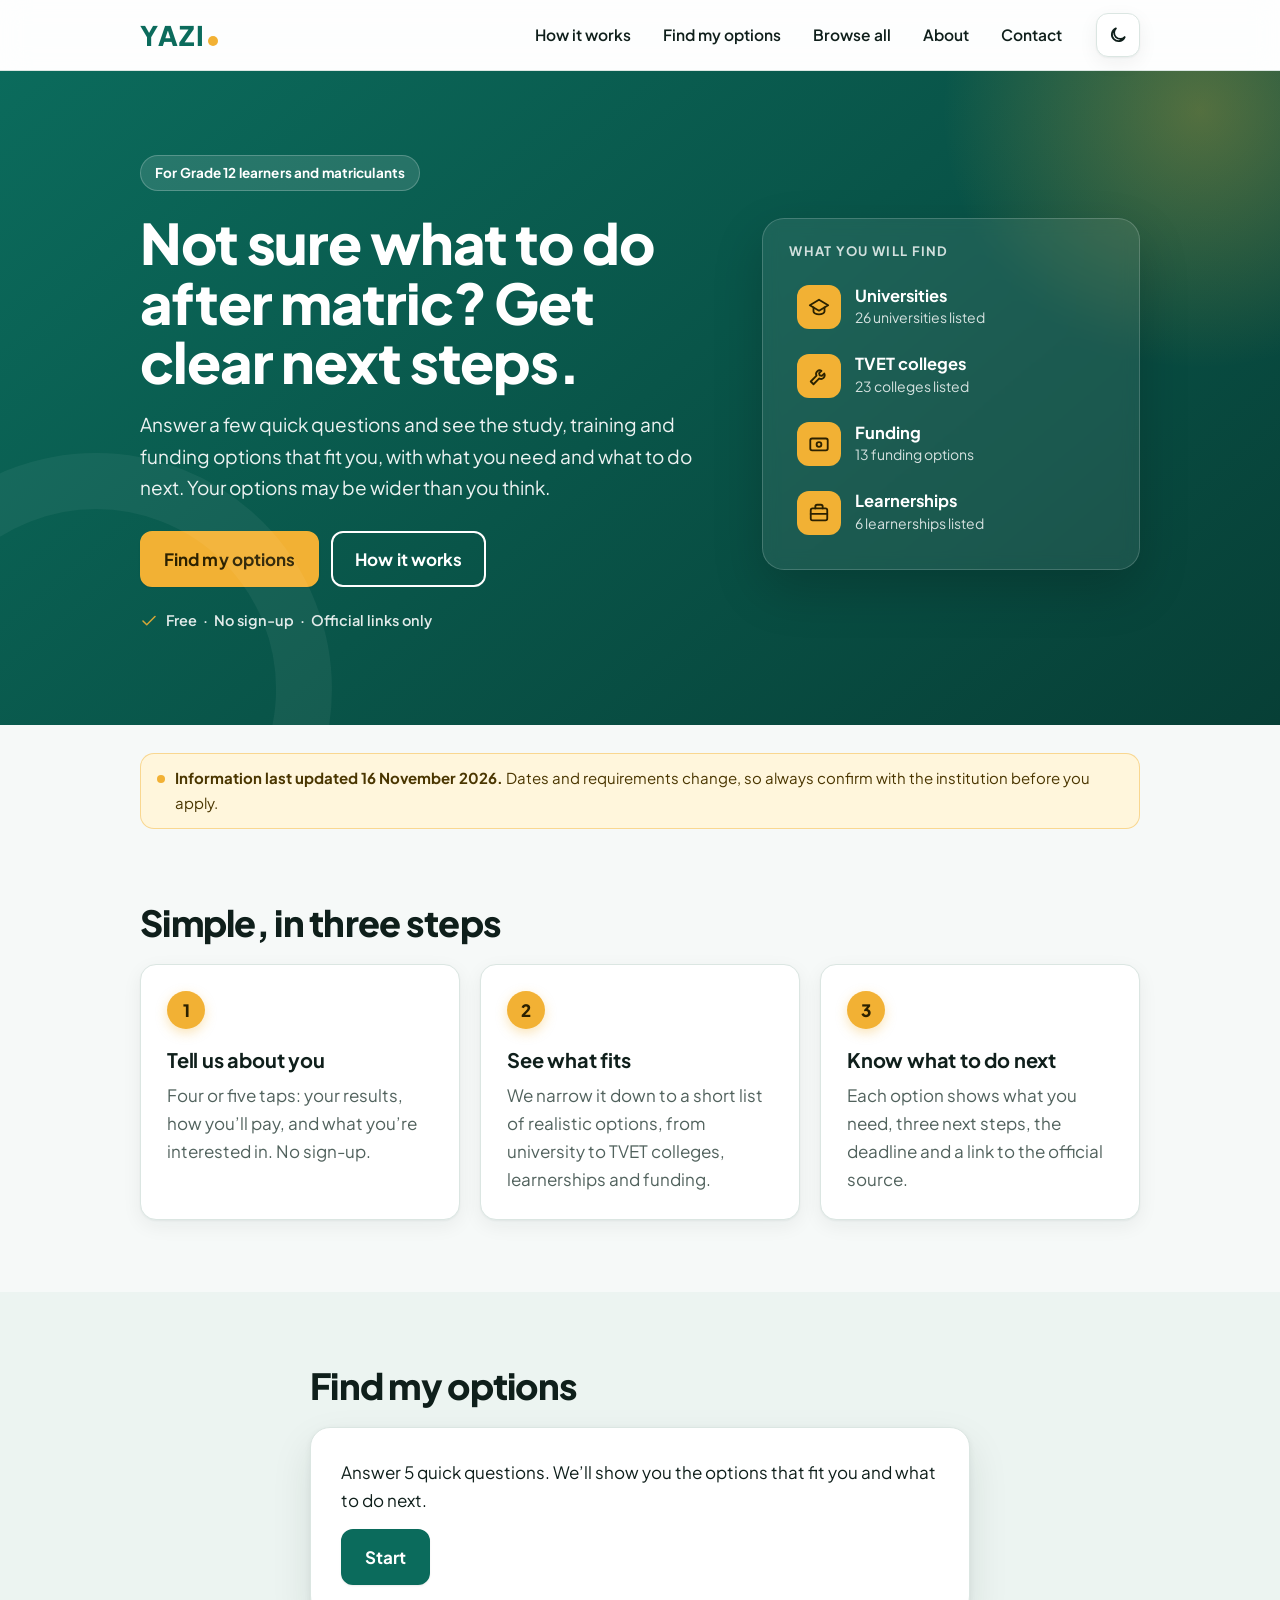
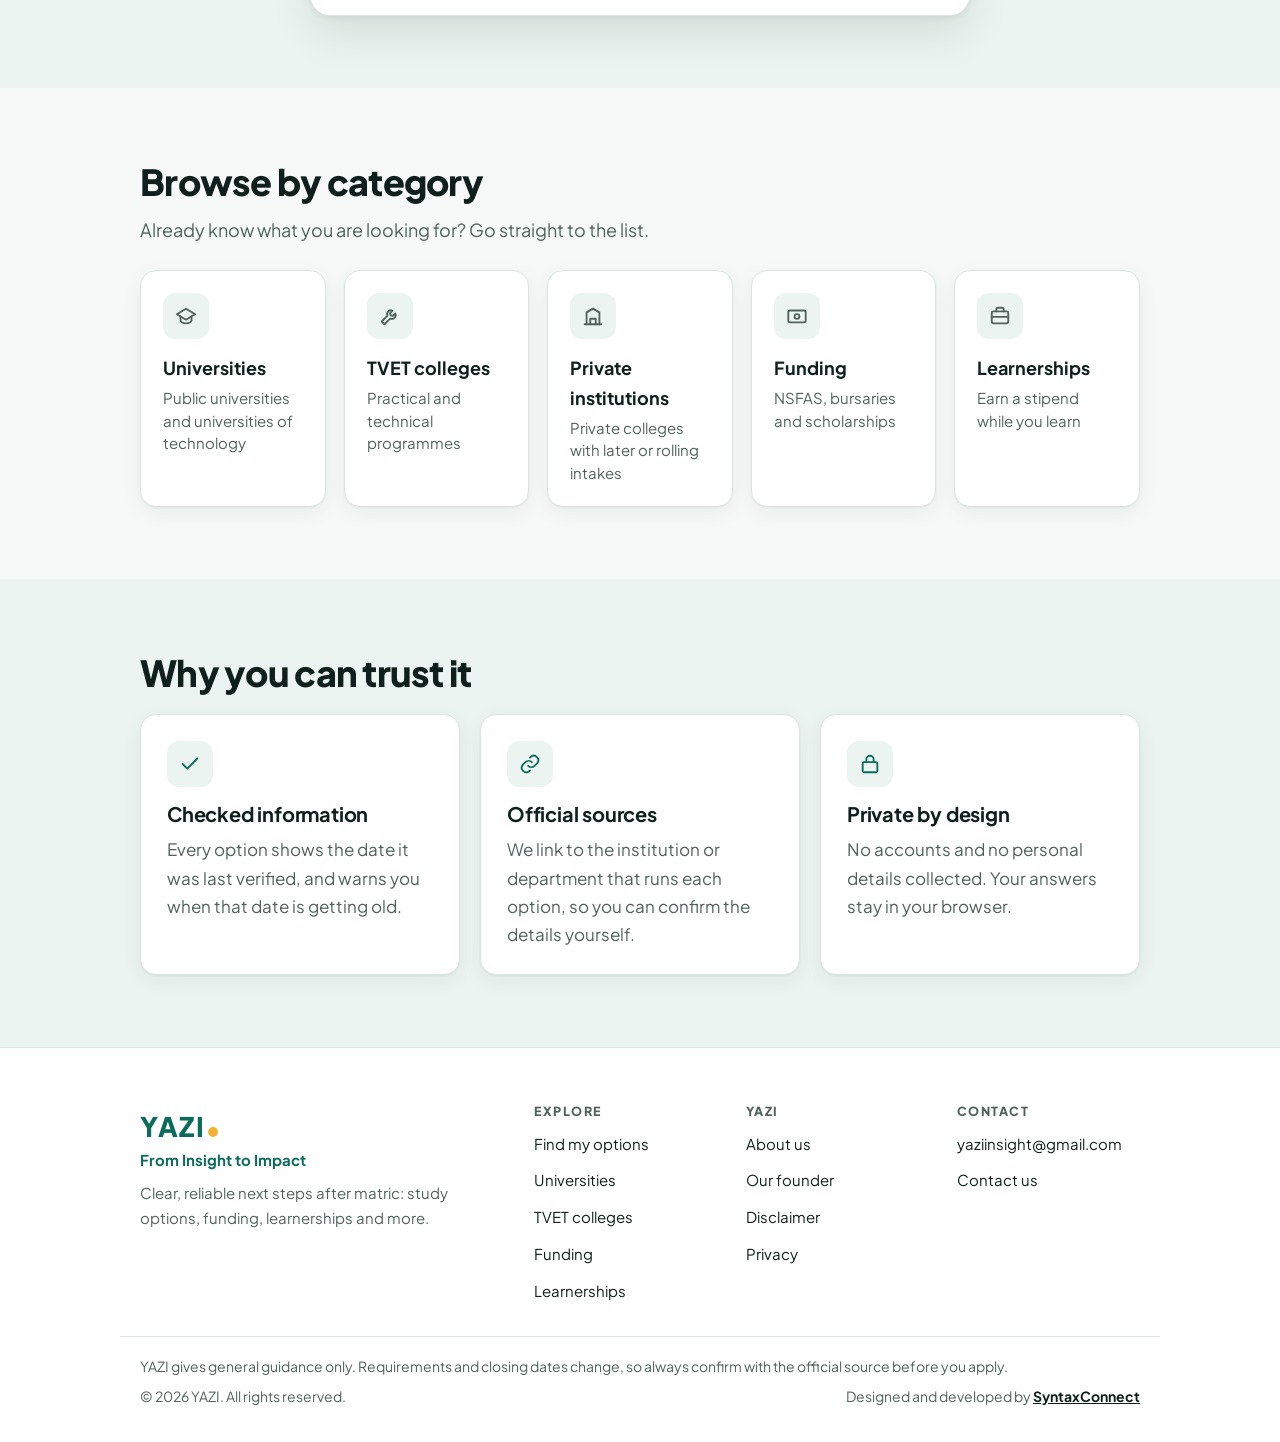
<file: index.html>
<!DOCTYPE html>
<html lang="en">
<head>
<meta charset="utf-8">
<meta name="google-site-verification" content="N-9ekCC-Q_q-Fri4BIc624IUn-TH9L6NlQn82MzjtiU">
<meta name="viewport" content="width=device-width, initial-scale=1">
<title>YAZI | Clear next steps after matric</title>
<meta name="description" content="Answer a few quick questions and see the study, training and funding options that fit you after matric, with clear next steps.">
<link rel="canonical" href="https://yaziinfohub.co.za/">
<meta property="og:url" content="https://yaziinfohub.co.za/">
<meta property="og:type" content="website">
<meta property="og:site_name" content="YAZI">
<meta property="og:title" content="YAZI | Clear next steps after matric">
<meta property="og:description" content="Answer a few quick questions and see the study, training and funding options that fit you after matric, with clear next steps.">
<meta name="theme-color" content="#0b6b5c">
<link rel="icon" href="data:image/svg+xml,%3Csvg xmlns='http://www.w3.org/2000/svg' viewBox='0 0 100 100'%3E%3Crect width='100' height='100' rx='22' fill='%230b6b5c'/%3E%3Ccircle cx='72' cy='28' r='9' fill='%23f2b134'/%3E%3Ctext x='24' y='72' font-size='56' font-family='sans-serif' font-weight='800' fill='white'%3EY%3C/text%3E%3C/svg%3E">
<link rel="preconnect" href="https://fonts.googleapis.com">
<link rel="preconnect" href="https://fonts.gstatic.com" crossorigin>
<link href="https://fonts.googleapis.com/css2?family=Plus+Jakarta+Sans:wght@400;500;600;700;800&amp;display=swap" rel="stylesheet">
<link rel="stylesheet" href="css/style.css?v=20261116">
<script>document.documentElement.className+=" js";try{var t=localStorage.getItem("yazi-theme");if(t==="light"||t==="dark")document.documentElement.setAttribute("data-theme",t)}catch(e){}</script>
</head>
<body>
<a class="skip" href="#finder">Skip to the options finder</a>
<header class="site-header">
  <div class="wrap bar">
    <a class="logo" href="index.html" aria-label="YAZI home">YAZI<i></i></a>
    <button class="menu-btn" type="button" aria-expanded="false" aria-controls="main-nav">Menu</button>
    <nav id="main-nav" aria-label="Main">
      <a href="index.html#how">How it works</a>
      <a href="index.html#finder">Find my options</a>
      <a href="explore.html">Browse all</a>
      <a href="about.html">About</a>
      <a href="about.html#contact">Contact</a>
    </nav>
    <button class="theme-btn" type="button" aria-label="Switch to dark mode" title="Switch to dark mode">
      <svg class="i-moon" aria-hidden="true" width="20" height="20" viewBox="0 0 24 24" fill="none" stroke="currentColor" stroke-width="2.2" stroke-linecap="round" stroke-linejoin="round"><path d="M20 14.5A8 8 0 1 1 9.5 4a6.5 6.5 0 0 0 10.5 10.5Z"/></svg>
      <svg class="i-sun" aria-hidden="true" width="20" height="20" viewBox="0 0 24 24" fill="none" stroke="currentColor" stroke-width="2.2" stroke-linecap="round" stroke-linejoin="round"><circle cx="12" cy="12" r="4.2"/><path d="M12 2.5v2.2M12 19.3v2.2M2.5 12h2.2M19.3 12h2.2M5.3 5.3l1.6 1.6M17.1 17.1l1.6 1.6M5.3 18.7l1.6-1.6M17.1 6.9l1.6-1.6"/></svg>
    </button>
  </div>
</header>

<main>
  <section class="hero">
    <div class="wrap hero-grid">
      <div class="hero-text">
      <p class="eyebrow">For Grade 12 learners and matriculants</p>
      <h1>Not sure what to do after matric? Get clear next steps.</h1>
      <p class="lead">Answer a few quick questions and see the study, training and funding options that fit you, with what you need and what to do next. Your options may be wider than you think.</p>
      <div class="actions">
        <a class="btn" href="#finder">Find my options</a>
        <a class="btn alt" href="#how">How it works</a>
      </div>
      <p class="hero-trust"><svg aria-hidden="true" width="18" height="18" viewBox="0 0 24 24" fill="none" stroke="currentColor" stroke-width="2" stroke-linecap="round" stroke-linejoin="round"><path d="M20 6 9 17l-5-5"/></svg> Free &nbsp;·&nbsp; No sign-up &nbsp;·&nbsp; Official links only</p>
      </div>
      <aside class="hero-card" aria-label="What you will find on YAZI">
        <p class="hero-card-title">What you will find</p>
        <a class="hc-row" href="explore.html#universities"><span class="hc-icon"><svg aria-hidden="true" width="22" height="22" viewBox="0 0 24 24" fill="none" stroke="currentColor" stroke-width="2" stroke-linecap="round" stroke-linejoin="round"><path d="M2 10 12 4l10 6-10 6L2 10Z"/><path d="M6 12.5V17c0 1.5 2.7 3 6 3s6-1.5 6-3v-4.5"/></svg></span><span><strong>Universities</strong><small data-count="public" data-one="university listed" data-many="universities listed">Degrees and universities of technology</small></span></a>
        <a class="hc-row" href="explore.html#tvet"><span class="hc-icon"><svg aria-hidden="true" width="22" height="22" viewBox="0 0 24 24" fill="none" stroke="currentColor" stroke-width="2" stroke-linecap="round" stroke-linejoin="round"><path d="M14.7 6.3a4 4 0 0 0-5.4 5.4L3 18l3 3 6.3-6.3a4 4 0 0 0 5.4-5.4l-2.6 2.6-2.4-.6-.6-2.4 2.6-2.6Z"/></svg></span><span><strong>TVET colleges</strong><small data-count="tvet" data-one="college listed" data-many="colleges listed">Practical and technical skills</small></span></a>
        <a class="hc-row" href="explore.html#funding"><span class="hc-icon"><svg aria-hidden="true" width="22" height="22" viewBox="0 0 24 24" fill="none" stroke="currentColor" stroke-width="2" stroke-linecap="round" stroke-linejoin="round"><rect x="2.5" y="6" width="19" height="13" rx="2"/><circle cx="12" cy="12.5" r="2.6"/></svg></span><span><strong>Funding</strong><small data-count="funding" data-one="funding option" data-many="funding options">NSFAS, bursaries and scholarships</small></span></a>
        <a class="hc-row" href="explore.html#learnerships"><span class="hc-icon"><svg aria-hidden="true" width="22" height="22" viewBox="0 0 24 24" fill="none" stroke="currentColor" stroke-width="2" stroke-linecap="round" stroke-linejoin="round"><rect x="3" y="7" width="18" height="13" rx="2"/><path d="M8 7V5a2 2 0 0 1 2-2h4a2 2 0 0 1 2 2v2"/><path d="M3 13h18"/></svg></span><span><strong>Learnerships</strong><small data-count="learnership" data-one="learnership listed" data-many="learnerships listed">Earn a stipend while you learn</small></span></a>
      </aside>
    </div>
  </section>

  <div class="wrap"><div class="notice" id="notice" role="note"></div></div>

  <section id="how" class="section">
    <div class="wrap">
      <h2>Simple, in three steps</h2>
      <div class="grid3">
        <article class="tile"><span class="num">1</span><h3>Tell us about you</h3><p>Four or five taps: your results, how you’ll pay, and what you’re interested in. No sign-up.</p></article>
        <article class="tile"><span class="num">2</span><h3>See what fits</h3><p>We narrow it down to a short list of realistic options, from university to TVET colleges, learnerships and funding.</p></article>
        <article class="tile"><span class="num">3</span><h3>Know what to do next</h3><p>Each option shows what you need, three next steps, the deadline and a link to the official source.</p></article>
      </div>
    </div>
  </section>

  <section id="finder" class="section tint" aria-labelledby="finder-title">
    <div class="wrap narrow">
      <h2 id="finder-title">Find my options</h2>
      <div class="panel">
        <div id="start">
          <p id="intro"></p>
          <button class="btn" id="go" type="button">Start</button>
        </div>
        <div id="quiz" class="hide" aria-live="polite">
          <div class="prog" aria-hidden="true"><b id="bar"></b></div>
          <p class="muted" id="count"></p>
          <div id="stage">
            <h3 id="q" tabindex="-1"></h3>
            <div class="opts" id="opts"></div>
          </div>
          <button class="link" id="back" type="button">Go back</button>
        </div>
        <div id="result" class="hide" aria-live="polite">
          <div id="hope"></div>
          <div id="cards"></div>
          <div class="row">
            <a class="btn" id="wa" target="_blank" rel="noopener">Share on WhatsApp</a>
            <button class="btn alt" id="again" type="button">Start again</button>
          </div>
        </div>
        <noscript><p>This tool needs JavaScript. Please turn it on in your browser.</p></noscript>
      </div>
    </div>
  </section>

  <section class="section" aria-labelledby="browse-title">
    <div class="wrap">
      <h2 id="browse-title">Browse by category</h2>
      <p class="lead2">Already know what you are looking for? Go straight to the list.</p>
      <div class="cats">
        <a class="cat" href="explore.html#universities"><span class="cat-icon"><svg aria-hidden="true" width="22" height="22" viewBox="0 0 24 24" fill="none" stroke="currentColor" stroke-width="2" stroke-linecap="round" stroke-linejoin="round"><path d="M2 10 12 4l10 6-10 6L2 10Z"/><path d="M6 12.5V17c0 1.5 2.7 3 6 3s6-1.5 6-3v-4.5"/></svg></span><strong>Universities</strong><span>Public universities and universities of technology</span></a>
        <a class="cat" href="explore.html#tvet"><span class="cat-icon"><svg aria-hidden="true" width="22" height="22" viewBox="0 0 24 24" fill="none" stroke="currentColor" stroke-width="2" stroke-linecap="round" stroke-linejoin="round"><path d="M14.7 6.3a4 4 0 0 0-5.4 5.4L3 18l3 3 6.3-6.3a4 4 0 0 0 5.4-5.4l-2.6 2.6-2.4-.6-.6-2.4 2.6-2.6Z"/></svg></span><strong>TVET colleges</strong><span>Practical and technical programmes</span></a>
        <a class="cat" href="explore.html#private"><span class="cat-icon"><svg aria-hidden="true" width="22" height="22" viewBox="0 0 24 24" fill="none" stroke="currentColor" stroke-width="2" stroke-linecap="round" stroke-linejoin="round"><path d="M3 21h18"/><path d="M5 21V8l7-4 7 4v13"/><path d="M9 21v-6h6v6"/></svg></span><strong>Private institutions</strong><span>Private colleges with later or rolling intakes</span></a>
        <a class="cat" href="explore.html#funding"><span class="cat-icon"><svg aria-hidden="true" width="22" height="22" viewBox="0 0 24 24" fill="none" stroke="currentColor" stroke-width="2" stroke-linecap="round" stroke-linejoin="round"><rect x="2.5" y="6" width="19" height="13" rx="2"/><circle cx="12" cy="12.5" r="2.6"/></svg></span><strong>Funding</strong><span>NSFAS, bursaries and scholarships</span></a>
        <a class="cat" href="explore.html#learnerships"><span class="cat-icon"><svg aria-hidden="true" width="22" height="22" viewBox="0 0 24 24" fill="none" stroke="currentColor" stroke-width="2" stroke-linecap="round" stroke-linejoin="round"><rect x="3" y="7" width="18" height="13" rx="2"/><path d="M8 7V5a2 2 0 0 1 2-2h4a2 2 0 0 1 2 2v2"/><path d="M3 13h18"/></svg></span><strong>Learnerships</strong><span>Earn a stipend while you learn</span></a>
      </div>
    </div>
  </section>

  <section class="section tint">
    <div class="wrap">
      <h2>Why you can trust it</h2>
      <div class="grid3">
        <article class="tile"><span class="tile-icon"><svg aria-hidden="true" width="22" height="22" viewBox="0 0 24 24" fill="none" stroke="currentColor" stroke-width="2" stroke-linecap="round" stroke-linejoin="round"><path d="M20 6 9 17l-5-5"/></svg></span><h3>Checked information</h3><p>Every option shows the date it was last verified, and warns you when that date is getting old.</p></article>
        <article class="tile"><span class="tile-icon"><svg aria-hidden="true" width="22" height="22" viewBox="0 0 24 24" fill="none" stroke="currentColor" stroke-width="2" stroke-linecap="round" stroke-linejoin="round"><path d="M10 14a5 5 0 0 0 7 0l3-3a5 5 0 0 0-7-7l-1 1"/><path d="M14 10a5 5 0 0 0-7 0l-3 3a5 5 0 0 0 7 7l1-1"/></svg></span><h3>Official sources</h3><p>We link to the institution or department that runs each option, so you can confirm the details yourself.</p></article>
        <article class="tile"><span class="tile-icon"><svg aria-hidden="true" width="22" height="22" viewBox="0 0 24 24" fill="none" stroke="currentColor" stroke-width="2" stroke-linecap="round" stroke-linejoin="round"><rect x="4" y="10" width="16" height="11" rx="2"/><path d="M8 10V7a4 4 0 0 1 8 0v3"/></svg></span><h3>Private by design</h3><p>No accounts and no personal details collected. Your answers stay in your browser.</p></article>
      </div>
    </div>
  </section>
</main>

<footer class="site-footer">
  <div class="wrap foot-grid">
    <div class="foot-brand">
      <a class="logo" href="index.html" aria-label="YAZI home">YAZI<i></i></a>
      <p class="foot-tag">From Insight to Impact</p>
      <p class="muted">Clear, reliable next steps after matric: study options, funding, learnerships and more.</p>
    </div>
    <nav class="foot-links" aria-label="Explore">
      <h2>Explore</h2>
      <a href="index.html#finder">Find my options</a>
      <a href="explore.html#universities">Universities</a>
      <a href="explore.html#tvet">TVET colleges</a>
      <a href="explore.html#funding">Funding</a>
      <a href="explore.html#learnerships">Learnerships</a>
    </nav>
    <nav class="foot-links" aria-label="About YAZI">
      <h2>YAZI</h2>
      <a href="about.html">About us</a>
      <a href="about.html#founder-title">Our founder</a>
      <a href="about.html#disclaimer">Disclaimer</a>
      <a href="about.html#privacy">Privacy</a>
    </nav>
    <div class="foot-links">
      <h2>Contact</h2>
      <a class="foot-email" href="mailto:yaziinsight@gmail.com?subject=Enquiry%20from%20the%20YAZI%20website" data-email-options>yaziinsight@gmail.com</a>
      <a href="about.html#contact">Contact us</a>
    </div>
  </div>
  <div class="wrap foot-bottom">
    <p>YAZI gives general guidance only. Requirements and closing dates change, so always confirm with the official source before you apply.</p>
    <div class="foot-legal"><p>&copy; <span id="year"></span> YAZI. All rights reserved.</p><p>Designed and developed by <a class="credit" href="syntaxconnect.html">SyntaxConnect</a></p></div>
  </div>
</footer>
<script src="data/content.js?v=20261116"></script>
<script src="js/common.js?v=20261116"></script>
<script src="js/app.js?v=20261116"></script>
</body>
  <!-- Cloudflare Web Analytics -->
  <script type='module' src='https://static.cloudflareinsights.com/beacon.min.js' data-cf-beacon='{"token": "cb8172985c204132a401eee30a22964b"}'></script><!-- End Cloudflare Web Analytics -->
</html>
</file>
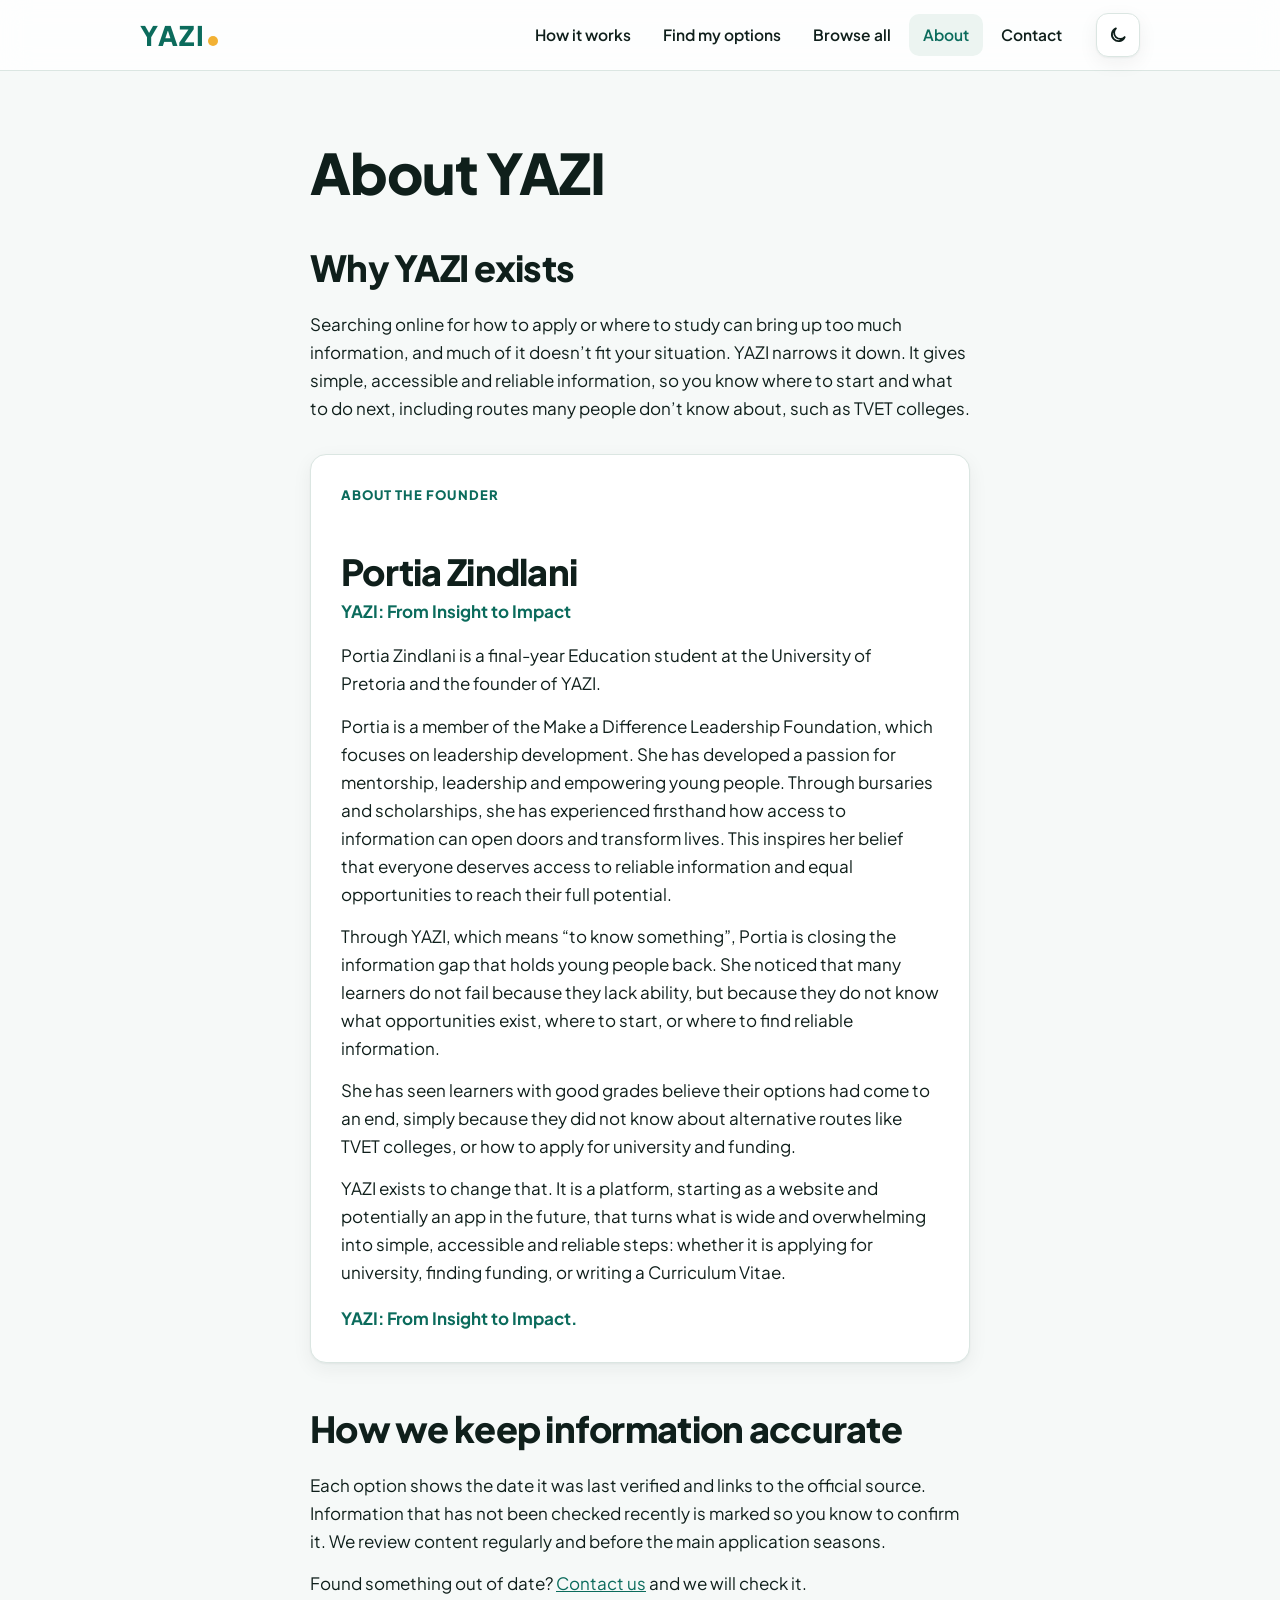
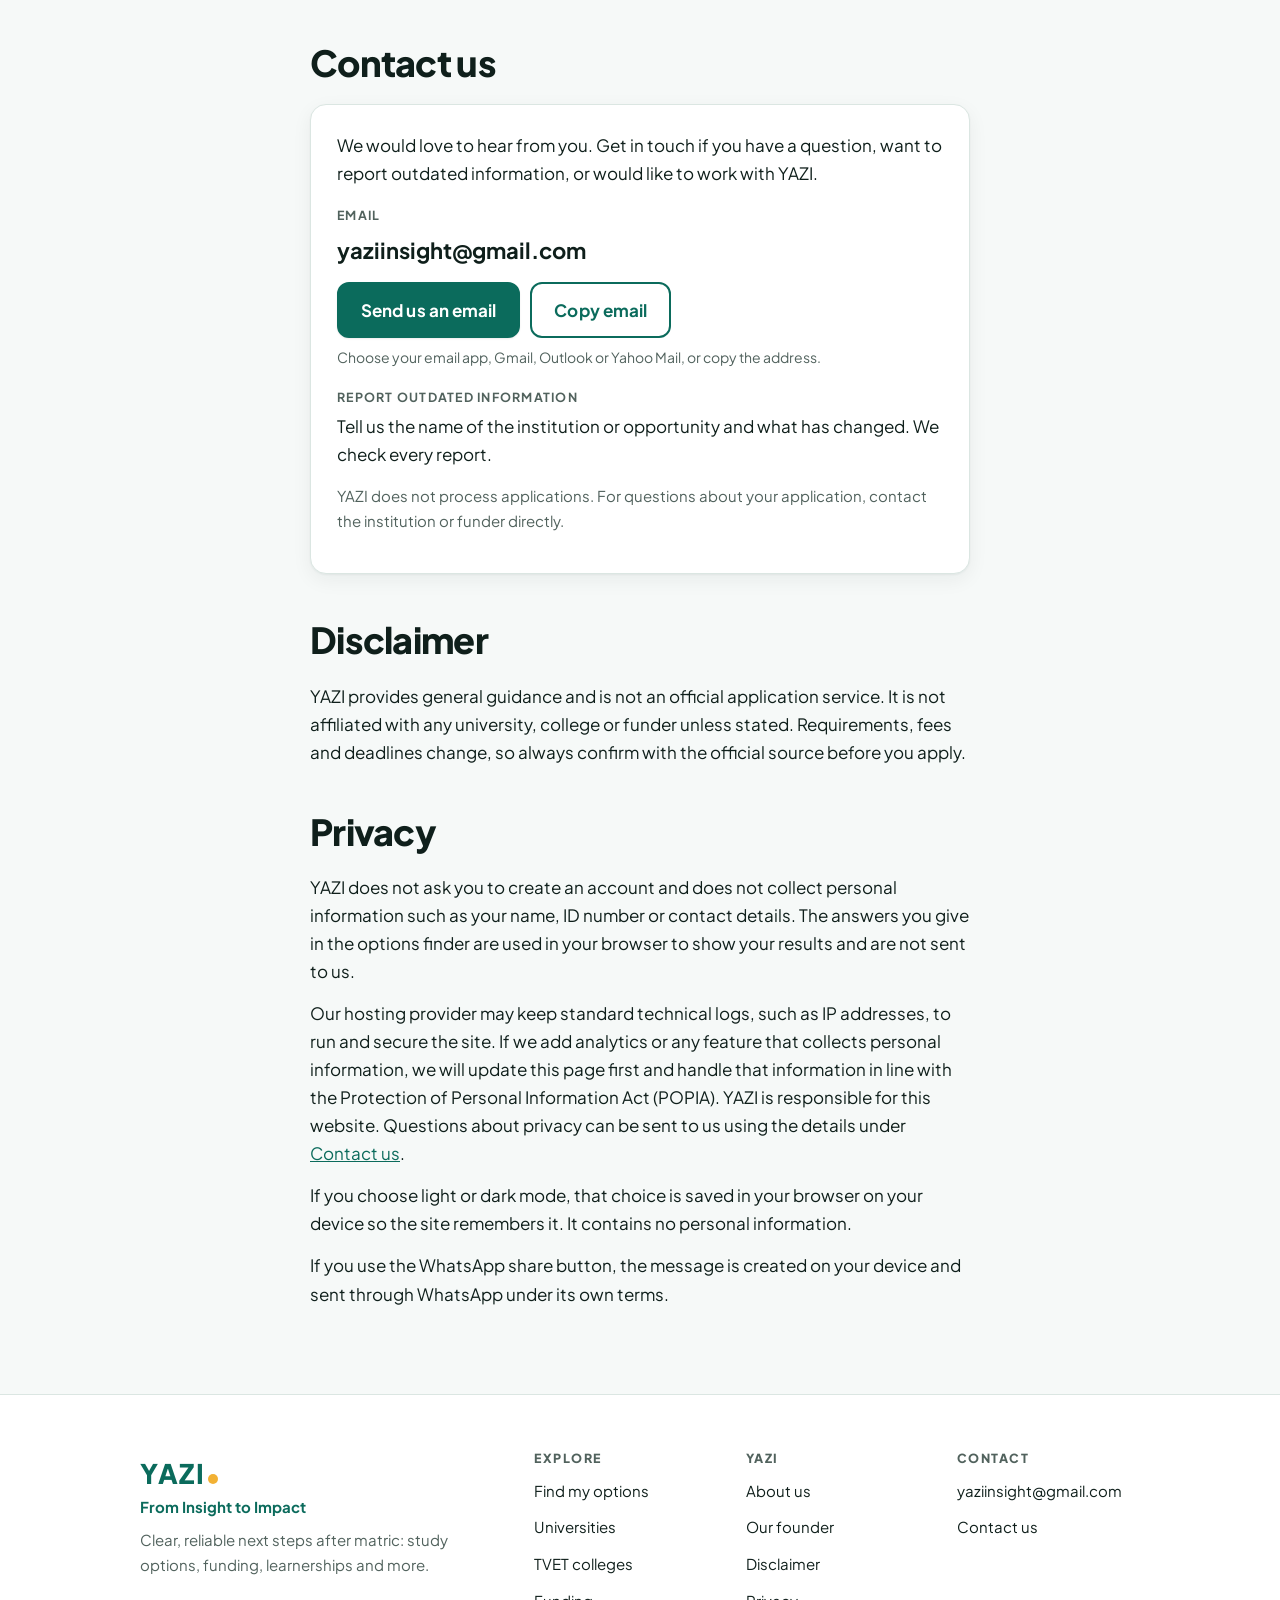
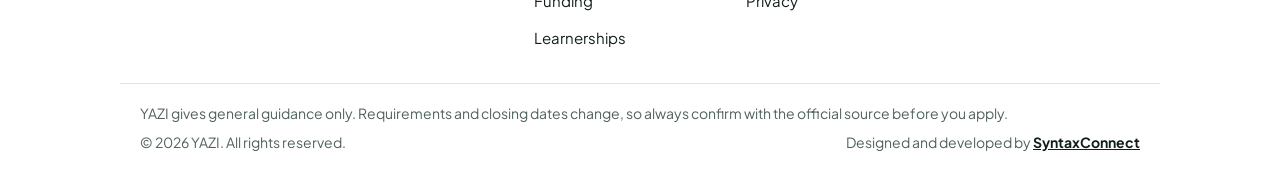
<file: about.html>
<!DOCTYPE html>
<html lang="en">
<head>
<meta charset="utf-8">
<meta name="viewport" content="width=device-width, initial-scale=1">
<title>About YAZI | Accuracy, disclaimer and privacy</title>
<meta name="description" content="Who is behind YAZI, how we keep information accurate, and how we handle your privacy.">
<link rel="canonical" href="https://yaziinfohub.co.za/about.html">
<meta property="og:url" content="https://yaziinfohub.co.za/about.html">
<meta property="og:type" content="website">
<meta property="og:site_name" content="YAZI">
<meta property="og:title" content="About YAZI | Accuracy, disclaimer and privacy">
<meta property="og:description" content="Who is behind YAZI, how we keep information accurate, and how we handle your privacy.">
<meta name="theme-color" content="#0b6b5c">
<link rel="icon" href="data:image/svg+xml,%3Csvg xmlns='http://www.w3.org/2000/svg' viewBox='0 0 100 100'%3E%3Crect width='100' height='100' rx='22' fill='%230b6b5c'/%3E%3Ccircle cx='72' cy='28' r='9' fill='%23f2b134'/%3E%3Ctext x='24' y='72' font-size='56' font-family='sans-serif' font-weight='800' fill='white'%3EY%3C/text%3E%3C/svg%3E">
<link rel="preconnect" href="https://fonts.googleapis.com">
<link rel="preconnect" href="https://fonts.gstatic.com" crossorigin>
<link href="https://fonts.googleapis.com/css2?family=Plus+Jakarta+Sans:wght@400;500;600;700;800&amp;display=swap" rel="stylesheet">
<link rel="stylesheet" href="css/style.css?v=20261116">
<script>document.documentElement.className+=" js";try{var t=localStorage.getItem("yazi-theme");if(t==="light"||t==="dark")document.documentElement.setAttribute("data-theme",t)}catch(e){}</script>
</head>
<body>
<a class="skip" href="#main">Skip to the content</a>
<header class="site-header">
  <div class="wrap bar">
    <a class="logo" href="index.html" aria-label="YAZI home">YAZI<i></i></a>
    <button class="menu-btn" type="button" aria-expanded="false" aria-controls="main-nav">Menu</button>
    <nav id="main-nav" aria-label="Main">
      <a href="index.html#how">How it works</a>
      <a href="index.html#finder">Find my options</a>
      <a href="explore.html">Browse all</a>
      <a href="about.html" aria-current="page">About</a>
      <a href="about.html#contact">Contact</a>
    </nav>
    <button class="theme-btn" type="button" aria-label="Switch to dark mode" title="Switch to dark mode">
      <svg class="i-moon" aria-hidden="true" width="20" height="20" viewBox="0 0 24 24" fill="none" stroke="currentColor" stroke-width="2.2" stroke-linecap="round" stroke-linejoin="round"><path d="M20 14.5A8 8 0 1 1 9.5 4a6.5 6.5 0 0 0 10.5 10.5Z"/></svg>
      <svg class="i-sun" aria-hidden="true" width="20" height="20" viewBox="0 0 24 24" fill="none" stroke="currentColor" stroke-width="2.2" stroke-linecap="round" stroke-linejoin="round"><circle cx="12" cy="12" r="4.2"/><path d="M12 2.5v2.2M12 19.3v2.2M2.5 12h2.2M19.3 12h2.2M5.3 5.3l1.6 1.6M17.1 17.1l1.6 1.6M5.3 18.7l1.6-1.6M17.1 6.9l1.6-1.6"/></svg>
    </button>
  </div>
</header>
<main class="section" id="main">
  <div class="wrap narrow prose">
    <h1>About YAZI</h1>
    <h2>Why YAZI exists</h2>
    <p>Searching online for how to apply or where to study can bring up too much information, and much of it doesn’t fit your situation. YAZI narrows it down. It gives simple, accessible and reliable information, so you know where to start and what to do next, including routes many people don’t know about, such as TVET colleges.</p>

    <section class="founder" aria-labelledby="founder-title">
      <p class="eyebrow2">About the founder</p>
      <h2 id="founder-title">Portia Zindlani</h2>
      <p class="tagline">YAZI: From Insight to Impact</p>
      <p>Portia Zindlani is a final-year Education student at the University of Pretoria and the founder of YAZI.</p>
      <p>Portia is a member of the Make a Difference Leadership Foundation, which focuses on leadership development. She has developed a passion for mentorship, leadership and empowering young people. Through bursaries and scholarships, she has experienced firsthand how access to information can open doors and transform lives. This inspires her belief that everyone deserves access to reliable information and equal opportunities to reach their full potential.</p>
      <p>Through YAZI, which means “to know something”, Portia is closing the information gap that holds young people back. She noticed that many learners do not fail because they lack ability, but because they do not know what opportunities exist, where to start, or where to find reliable information.</p>
      <p>She has seen learners with good grades believe their options had come to an end, simply because they did not know about alternative routes like TVET colleges, or how to apply for university and funding.</p>
      <p>YAZI exists to change that. It is a platform, starting as a website and potentially an app in the future, that turns what is wide and overwhelming into simple, accessible and reliable steps: whether it is applying for university, finding funding, or writing a Curriculum Vitae.</p>
      <p class="tagline">YAZI: From Insight to Impact.</p>
    </section>

    <h2>How we keep information accurate</h2>
    <p>Each option shows the date it was last verified and links to the official source. Information that has not been checked recently is marked so you know to confirm it. We review content regularly and before the main application seasons.</p>
    <p>Found something out of date? <a href="#contact">Contact us</a> and we will check it.</p>

    <h2 id="contact">Contact us</h2>
    <div class="contact-box">
      <p>We would love to hear from you. Get in touch if you have a question, want to report outdated information, or would like to work with YAZI.</p>
      <dl class="contact-list">
        <dt>Email</dt><dd>
          <p class="email-addr">yaziinsight@gmail.com</p>
          <div class="email-actions">
            <a class="btn" href="mailto:yaziinsight@gmail.com?subject=Enquiry%20from%20the%20YAZI%20website" data-email-options>Send us an email</a>
            <button class="btn alt" type="button" data-copy-email>Copy email</button>
          </div>
          <p class="muted small-note" id="copy-status" aria-live="polite">Choose your email app, Gmail, Outlook or Yahoo Mail, or copy the address.</p>
        </dd>
        <dt>Report outdated information</dt><dd>Tell us the name of the institution or opportunity and what has changed. We check every report.</dd>
      </dl>
      <p class="muted">YAZI does not process applications. For questions about your application, contact the institution or funder directly.</p>
    </div>

    <h2 id="disclaimer">Disclaimer</h2>
    <p>YAZI provides general guidance and is not an official application service. It is not affiliated with any university, college or funder unless stated. Requirements, fees and deadlines change, so always confirm with the official source before you apply.</p>

    <h2 id="privacy">Privacy</h2>
    <p>YAZI does not ask you to create an account and does not collect personal information such as your name, ID number or contact details. The answers you give in the options finder are used in your browser to show your results and are not sent to us.</p>
    <p>Our hosting provider may keep standard technical logs, such as IP addresses, to run and secure the site. If we add analytics or any feature that collects personal information, we will update this page first and handle that information in line with the Protection of Personal Information Act (POPIA). YAZI is responsible for this website. Questions about privacy can be sent to us using the details under <a href="#contact">Contact us</a>.</p>
    <p>If you choose light or dark mode, that choice is saved in your browser on your device so the site remembers it. It contains no personal information.</p>
    <p>If you use the WhatsApp share button, the message is created on your device and sent through WhatsApp under its own terms.</p>
  </div>
</main>
<footer class="site-footer">
  <div class="wrap foot-grid">
    <div class="foot-brand">
      <a class="logo" href="index.html" aria-label="YAZI home">YAZI<i></i></a>
      <p class="foot-tag">From Insight to Impact</p>
      <p class="muted">Clear, reliable next steps after matric: study options, funding, learnerships and more.</p>
    </div>
    <nav class="foot-links" aria-label="Explore">
      <h2>Explore</h2>
      <a href="index.html#finder">Find my options</a>
      <a href="explore.html#universities">Universities</a>
      <a href="explore.html#tvet">TVET colleges</a>
      <a href="explore.html#funding">Funding</a>
      <a href="explore.html#learnerships">Learnerships</a>
    </nav>
    <nav class="foot-links" aria-label="About YAZI">
      <h2>YAZI</h2>
      <a href="about.html">About us</a>
      <a href="about.html#founder-title">Our founder</a>
      <a href="about.html#disclaimer">Disclaimer</a>
      <a href="about.html#privacy">Privacy</a>
    </nav>
    <div class="foot-links">
      <h2>Contact</h2>
      <a class="foot-email" href="mailto:yaziinsight@gmail.com?subject=Enquiry%20from%20the%20YAZI%20website" data-email-options>yaziinsight@gmail.com</a>
      <a href="about.html#contact">Contact us</a>
    </div>
  </div>
  <div class="wrap foot-bottom">
    <p>YAZI gives general guidance only. Requirements and closing dates change, so always confirm with the official source before you apply.</p>
    <div class="foot-legal"><p>&copy; <span id="year"></span> YAZI. All rights reserved.</p><p>Designed and developed by <a class="credit" href="syntaxconnect.html">SyntaxConnect</a></p></div>
  </div>
</footer>
<script src="js/common.js?v=20261116"></script>
<script>document.getElementById("year").textContent=new Date().getFullYear()</script>
</body>
</html>
</file>
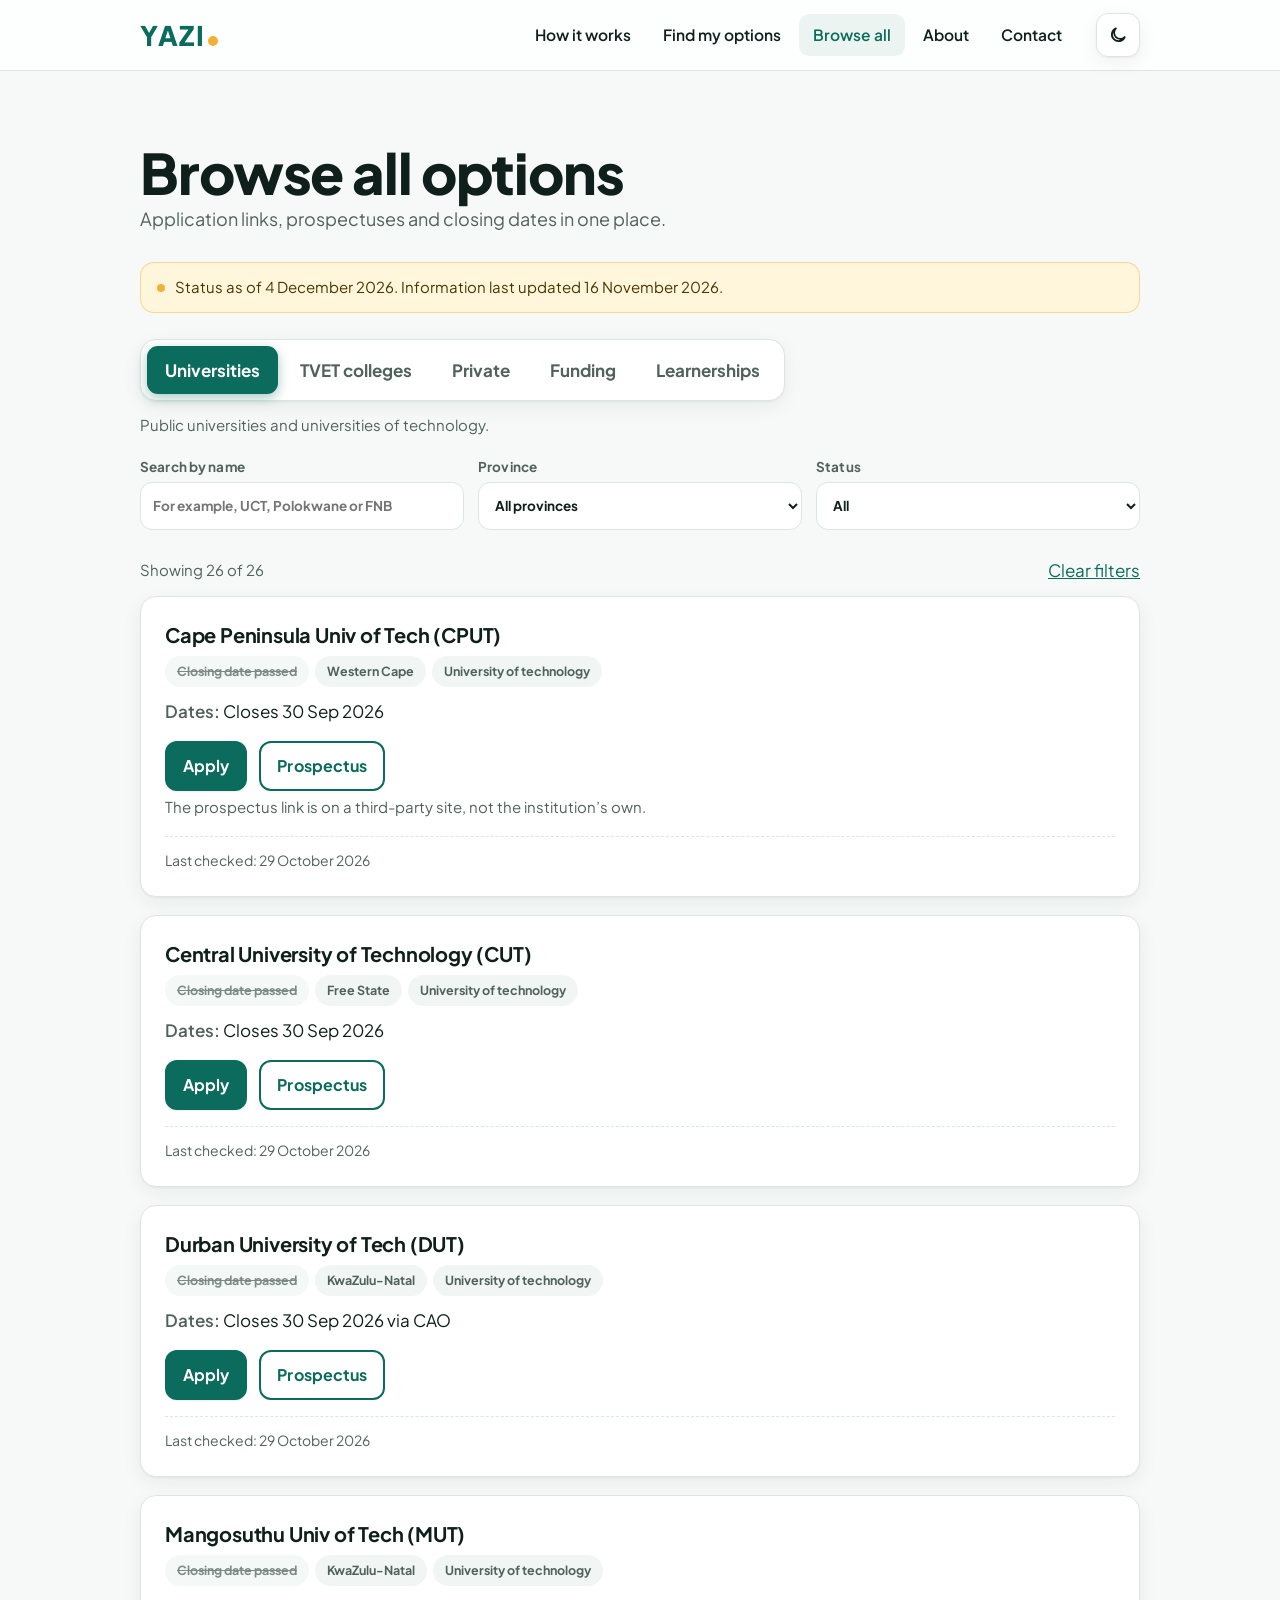
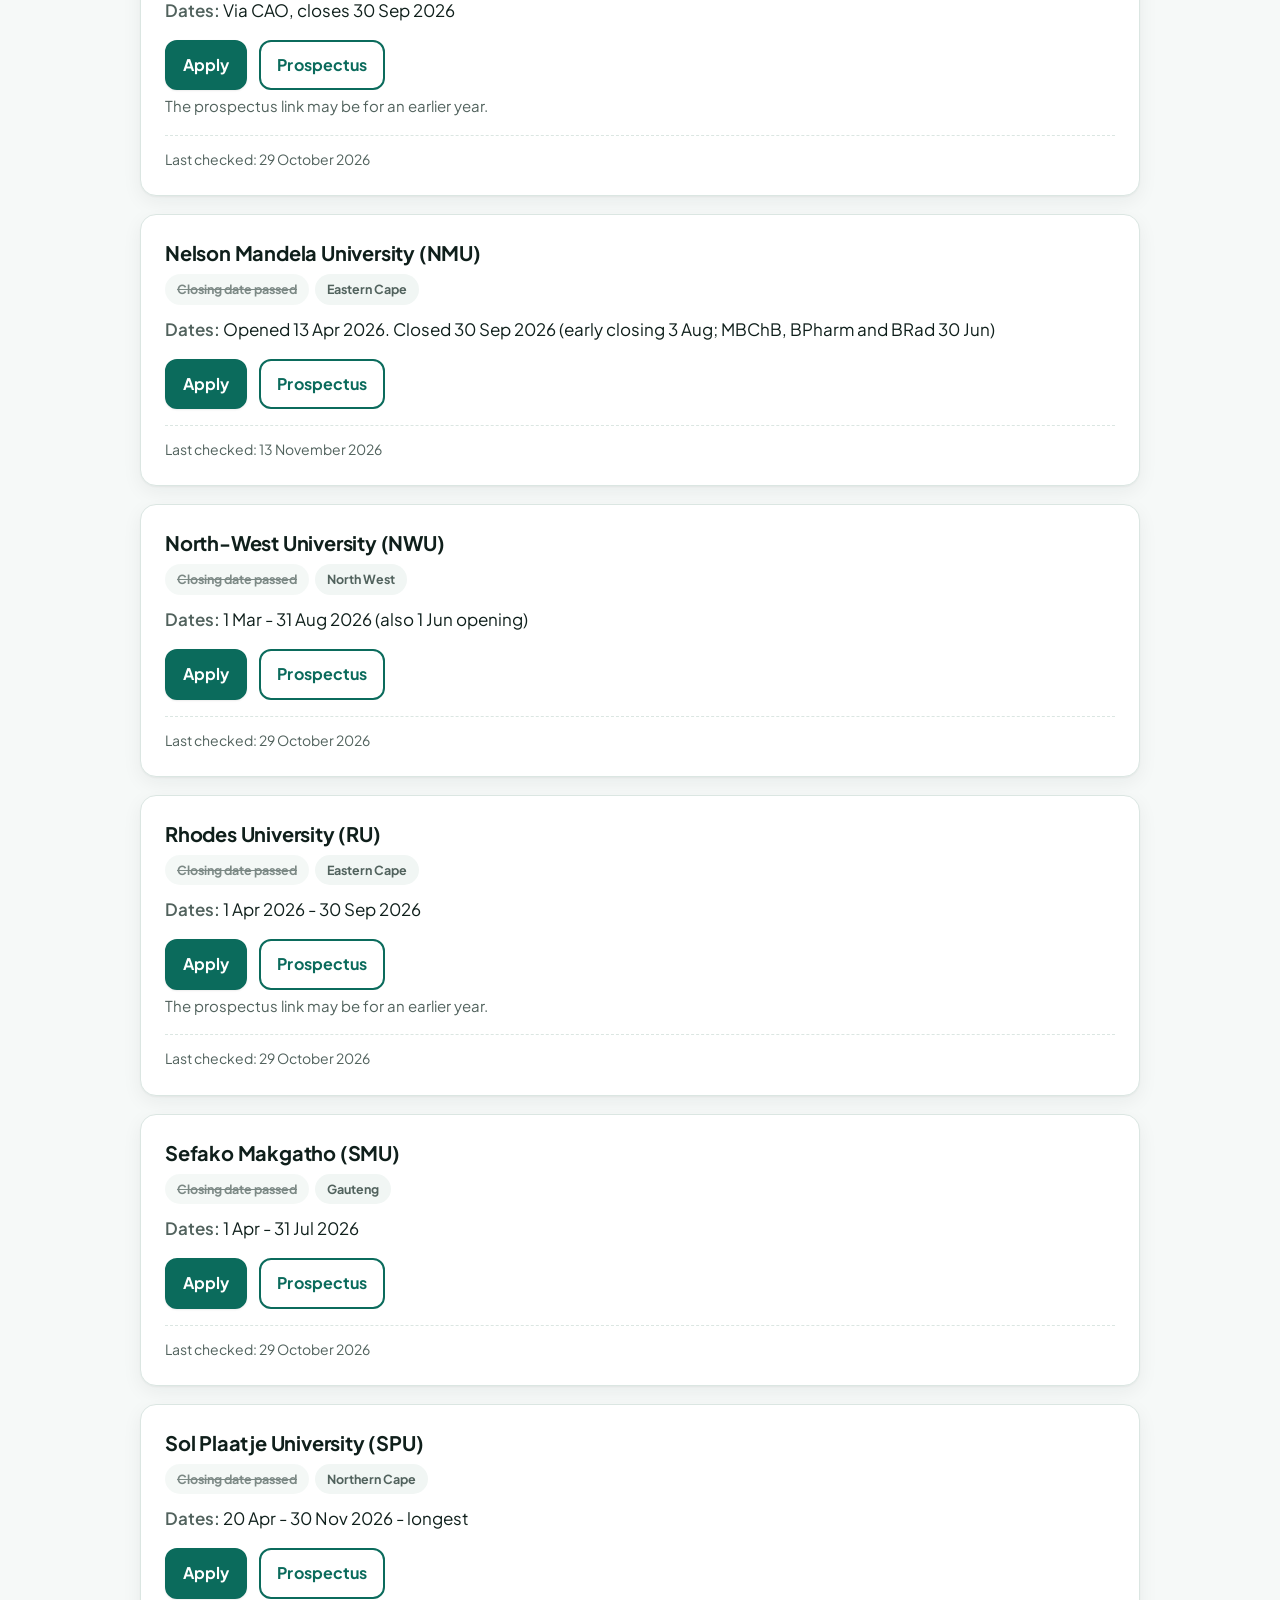
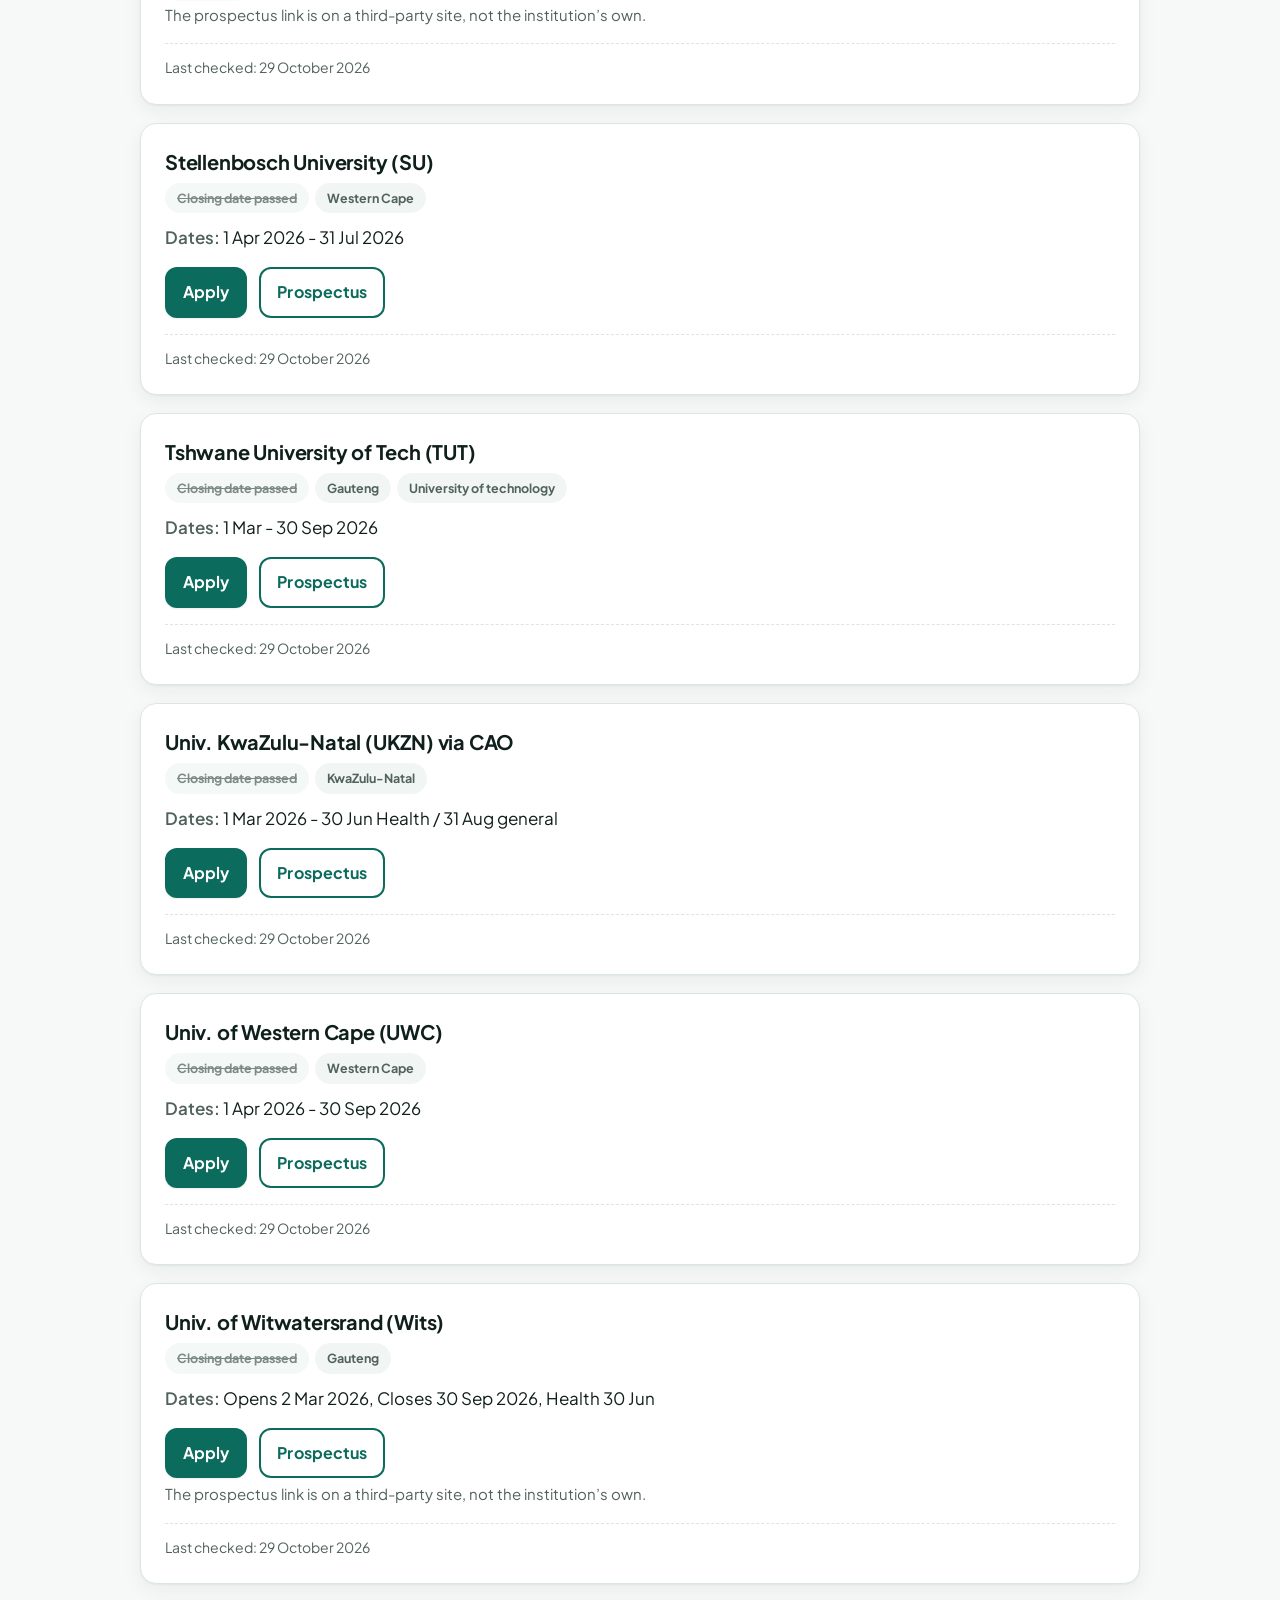
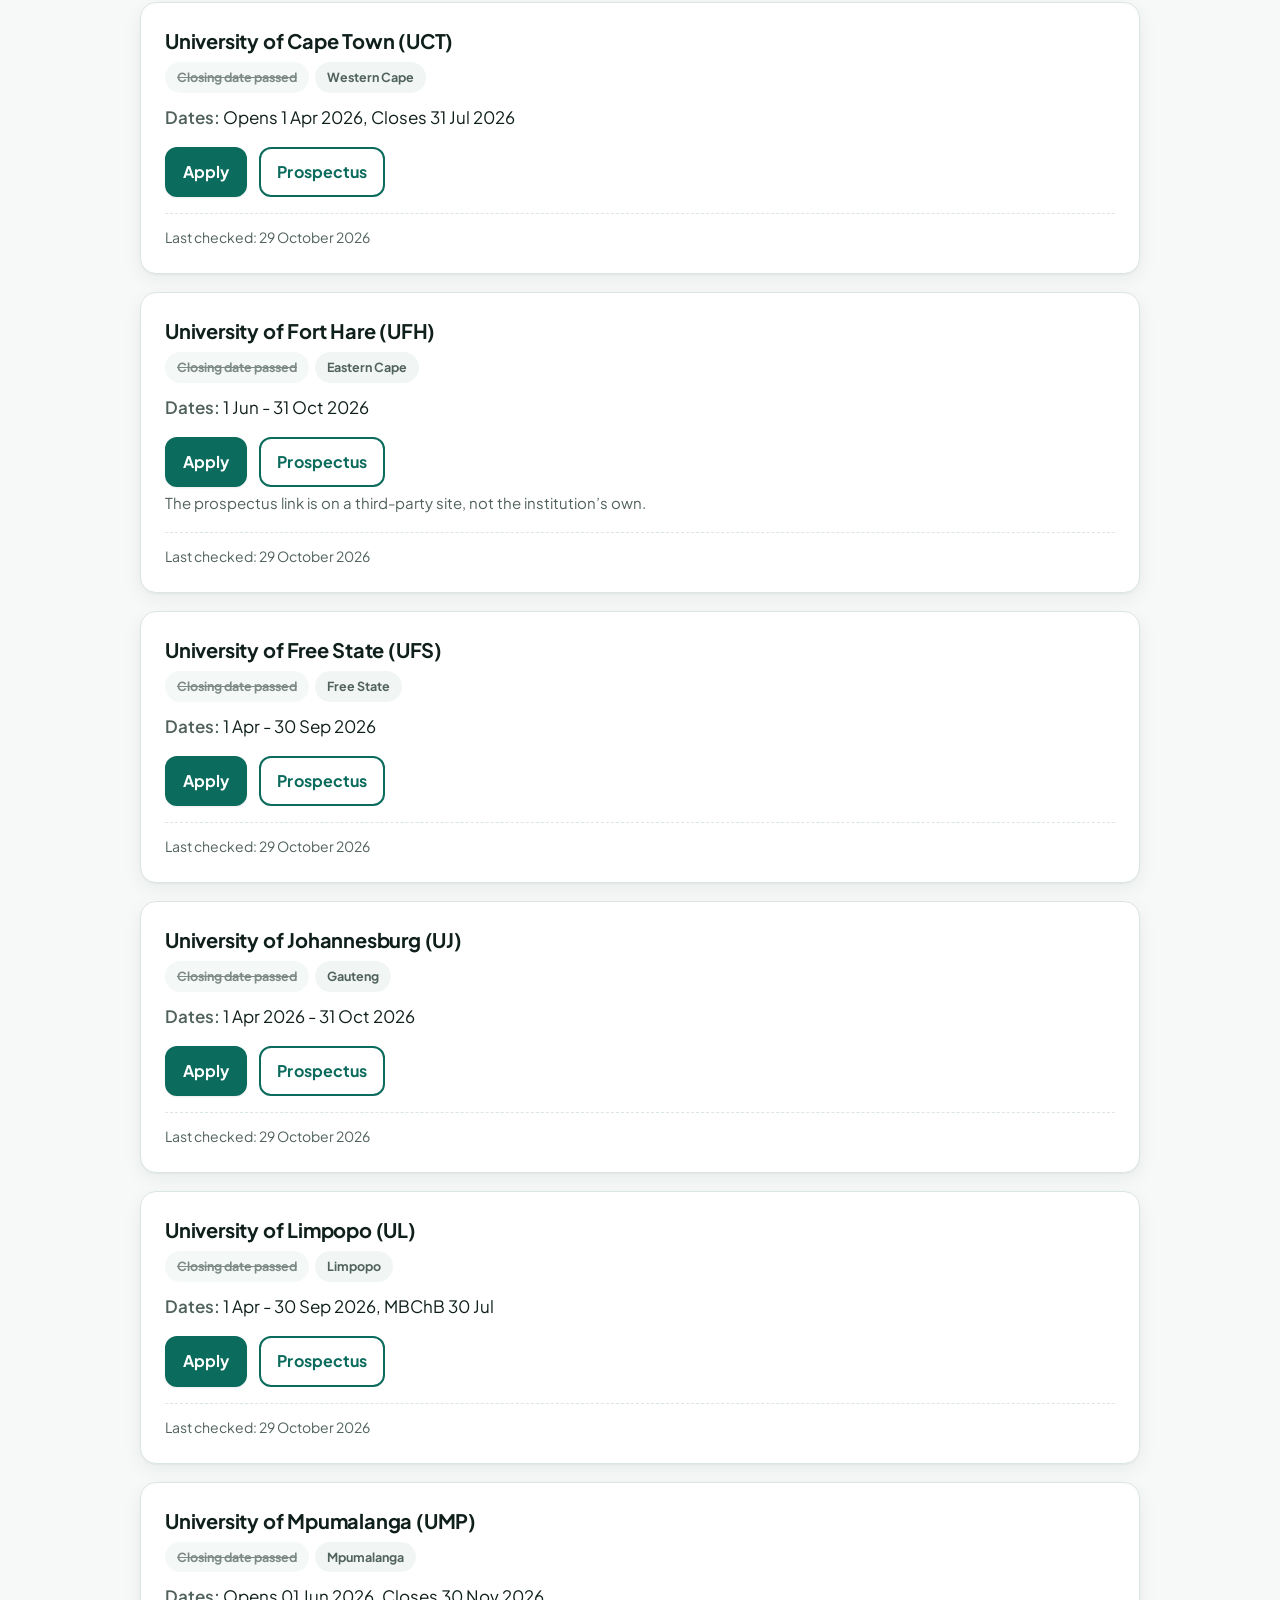
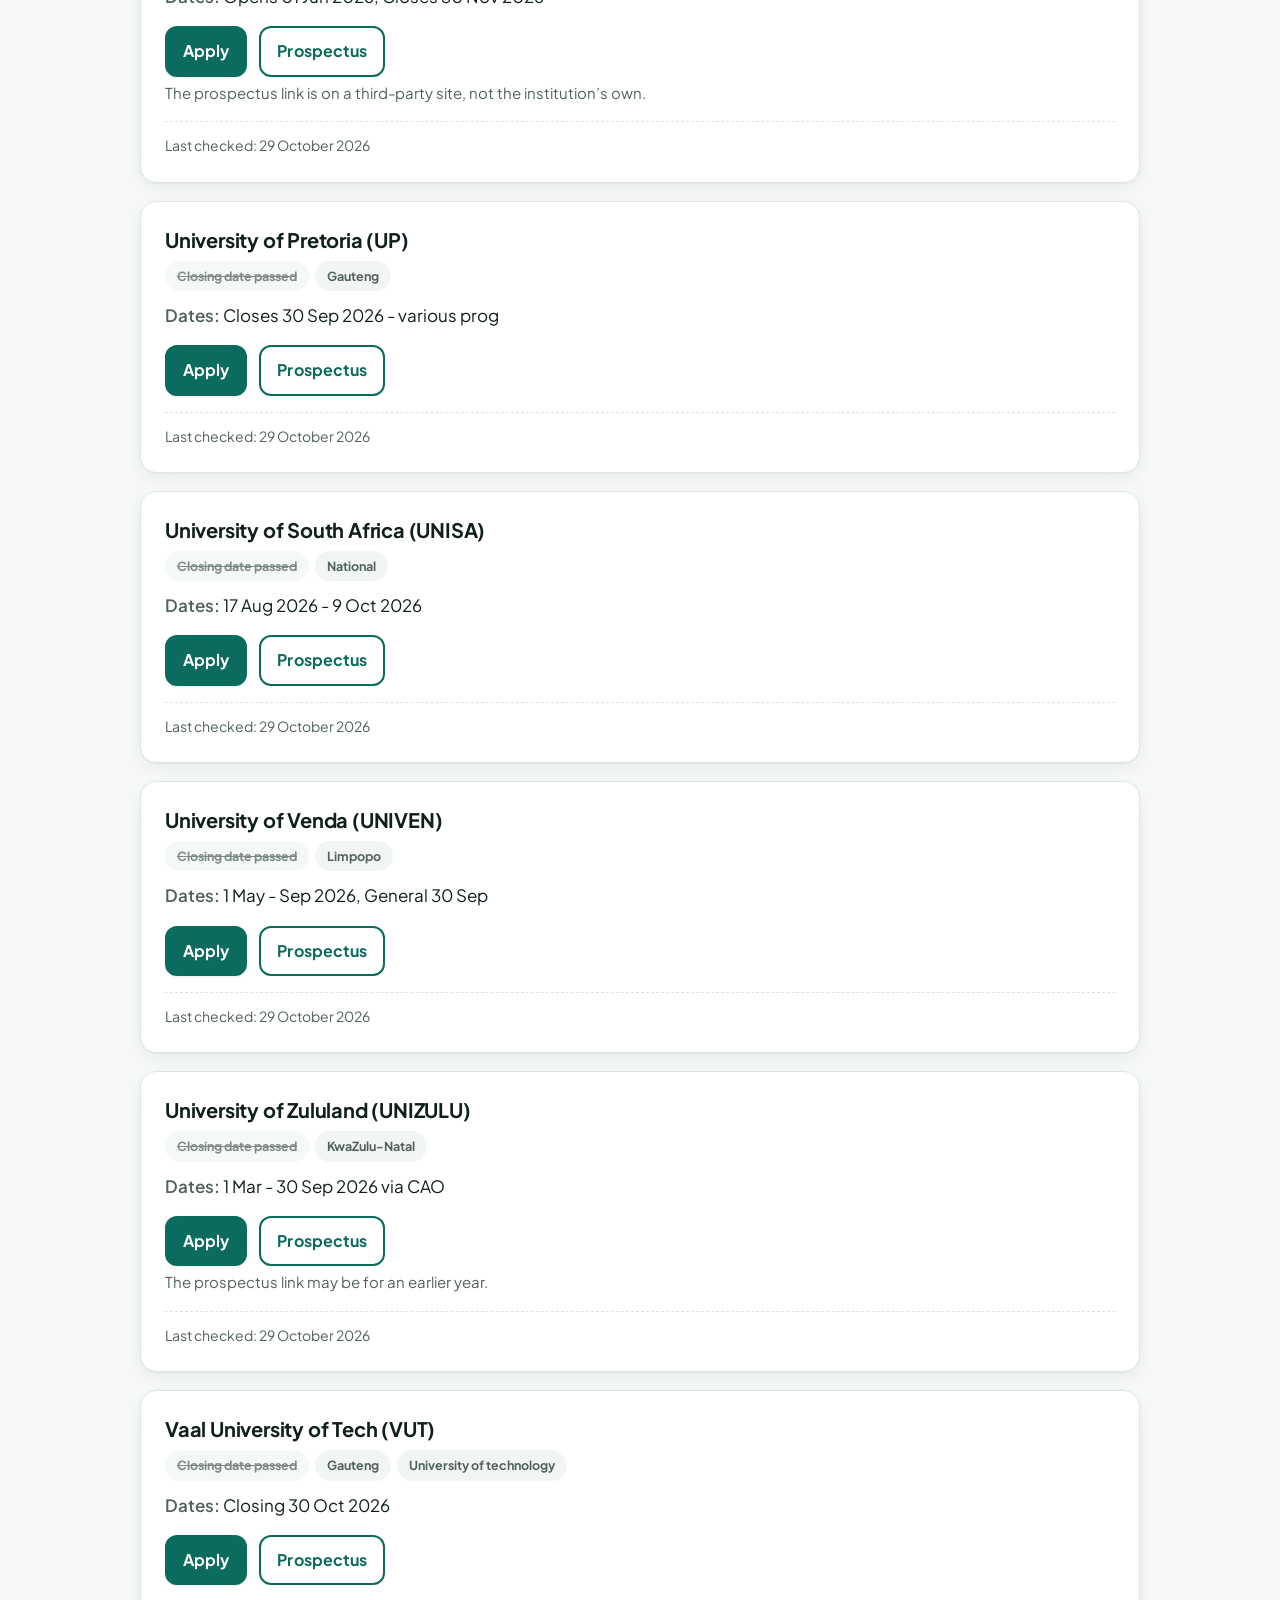
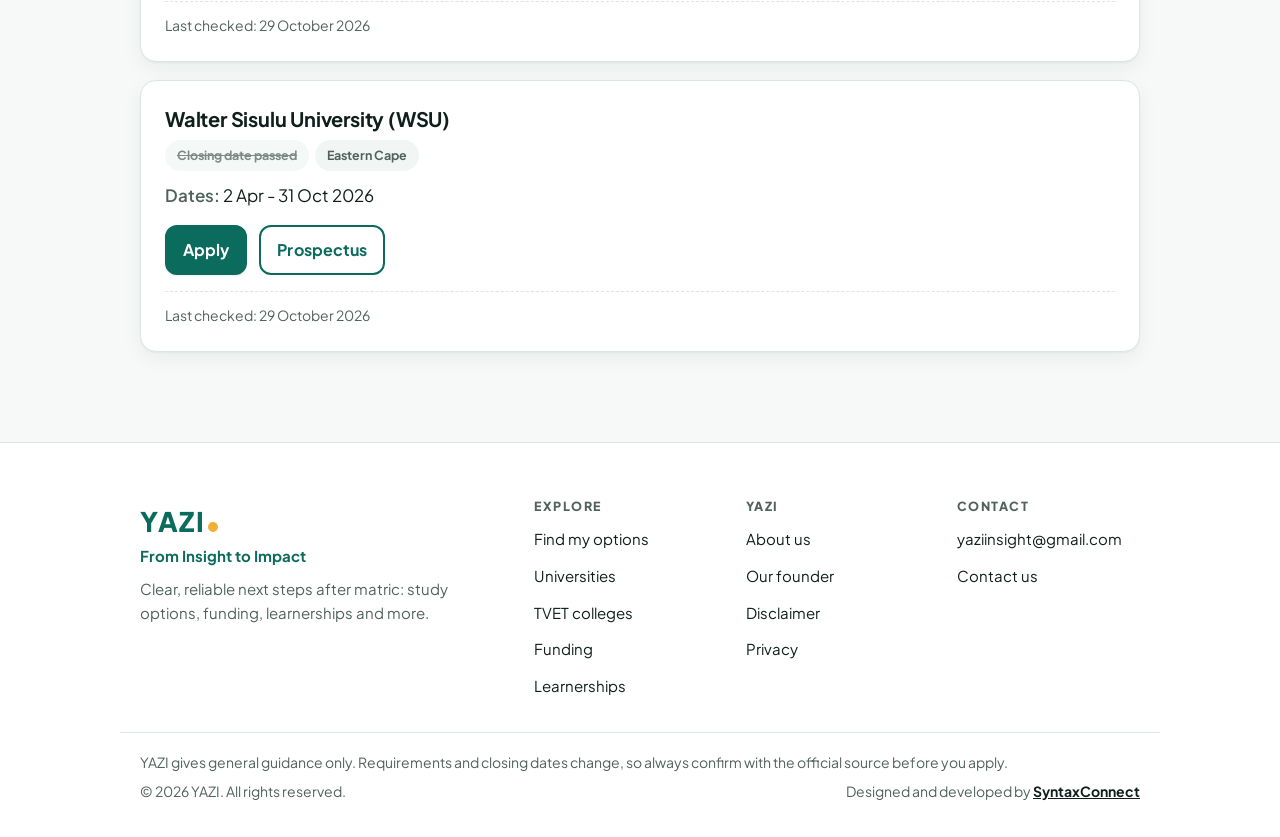
<file: explore.html>
<!DOCTYPE html>
<html lang="en">
<head>
<meta charset="utf-8">
<meta name="viewport" content="width=device-width, initial-scale=1">
<title>Browse universities, TVET colleges, funding and learnerships | YAZI</title>
<meta name="description" content="Application links, prospectuses and closing dates for universities, TVET colleges, private institutions, funding, learnerships and internships in South Africa.">
<link rel="canonical" href="https://yaziinfohub.co.za/explore.html">
<meta property="og:url" content="https://yaziinfohub.co.za/explore.html">
<meta property="og:type" content="website">
<meta property="og:site_name" content="YAZI">
<meta property="og:title" content="Browse universities, TVET colleges, funding and learnerships | YAZI">
<meta property="og:description" content="Application links, prospectuses and closing dates for universities, TVET colleges, private institutions, funding, learnerships and internships in South Africa.">
<meta name="theme-color" content="#0b6b5c">
<link rel="icon" href="data:image/svg+xml,%3Csvg xmlns='http://www.w3.org/2000/svg' viewBox='0 0 100 100'%3E%3Crect width='100' height='100' rx='22' fill='%230b6b5c'/%3E%3Ccircle cx='72' cy='28' r='9' fill='%23f2b134'/%3E%3Ctext x='24' y='72' font-size='56' font-family='sans-serif' font-weight='800' fill='white'%3EY%3C/text%3E%3C/svg%3E">
<link rel="preconnect" href="https://fonts.googleapis.com">
<link rel="preconnect" href="https://fonts.gstatic.com" crossorigin>
<link href="https://fonts.googleapis.com/css2?family=Plus+Jakarta+Sans:wght@400;500;600;700;800&amp;display=swap" rel="stylesheet">
<link rel="stylesheet" href="css/style.css?v=20261116">
<script>document.documentElement.className+=" js";try{var t=localStorage.getItem("yazi-theme");if(t==="light"||t==="dark")document.documentElement.setAttribute("data-theme",t)}catch(e){}</script>
</head>
<body>
<a class="skip" href="#main">Skip to the list</a>
<header class="site-header">
  <div class="wrap bar">
    <a class="logo" href="index.html" aria-label="YAZI home">YAZI<i></i></a>
    <button class="menu-btn" type="button" aria-expanded="false" aria-controls="main-nav">Menu</button>
    <nav id="main-nav" aria-label="Main">
      <a href="index.html#how">How it works</a>
      <a href="index.html#finder">Find my options</a>
      <a href="explore.html" aria-current="page">Browse all</a>
      <a href="about.html">About</a>
      <a href="about.html#contact">Contact</a>
    </nav>
    <button class="theme-btn" type="button" aria-label="Switch to dark mode" title="Switch to dark mode">
      <svg class="i-moon" aria-hidden="true" width="20" height="20" viewBox="0 0 24 24" fill="none" stroke="currentColor" stroke-width="2.2" stroke-linecap="round" stroke-linejoin="round"><path d="M20 14.5A8 8 0 1 1 9.5 4a6.5 6.5 0 0 0 10.5 10.5Z"/></svg>
      <svg class="i-sun" aria-hidden="true" width="20" height="20" viewBox="0 0 24 24" fill="none" stroke="currentColor" stroke-width="2.2" stroke-linecap="round" stroke-linejoin="round"><circle cx="12" cy="12" r="4.2"/><path d="M12 2.5v2.2M12 19.3v2.2M2.5 12h2.2M19.3 12h2.2M5.3 5.3l1.6 1.6M17.1 17.1l1.6 1.6M5.3 18.7l1.6-1.6M17.1 6.9l1.6-1.6"/></svg>
    </button>
  </div>
</header>
<main class="section" id="main">
  <div class="wrap">
    <h1>Browse all options</h1>
    <p class="lead2">Application links, prospectuses and closing dates in one place.</p>
    <div class="notice" role="note" id="asof"></div>
    <div class="tabs" id="tabs" role="group" aria-label="Type of option"></div>
    <p class="muted" id="blurb"></p>
    <div class="filters">
      <label>Search by name<input type="search" id="search" placeholder="For example, UCT, Polokwane or FNB"></label>
      <label>Province<select id="prov"></select></label>
      <label>Status<select id="stat"><option value="all">All</option><option value="live">Open for applications</option><option value="closed">Closing date passed</option><option value="check">Not open yet, rolling or check dates</option></select></label>
    </div>
    <div class="shown-row"><p class="muted" id="shown" aria-live="polite"></p><button class="link" id="clear" type="button">Clear filters</button></div>
    <div id="list"></div>
  </div>
</main>
<footer class="site-footer">
  <div class="wrap foot-grid">
    <div class="foot-brand">
      <a class="logo" href="index.html" aria-label="YAZI home">YAZI<i></i></a>
      <p class="foot-tag">From Insight to Impact</p>
      <p class="muted">Clear, reliable next steps after matric: study options, funding, learnerships and more.</p>
    </div>
    <nav class="foot-links" aria-label="Explore">
      <h2>Explore</h2>
      <a href="index.html#finder">Find my options</a>
      <a href="explore.html#universities">Universities</a>
      <a href="explore.html#tvet">TVET colleges</a>
      <a href="explore.html#funding">Funding</a>
      <a href="explore.html#learnerships">Learnerships</a>
    </nav>
    <nav class="foot-links" aria-label="About YAZI">
      <h2>YAZI</h2>
      <a href="about.html">About us</a>
      <a href="about.html#founder-title">Our founder</a>
      <a href="about.html#disclaimer">Disclaimer</a>
      <a href="about.html#privacy">Privacy</a>
    </nav>
    <div class="foot-links">
      <h2>Contact</h2>
      <a class="foot-email" href="mailto:yaziinsight@gmail.com?subject=Enquiry%20from%20the%20YAZI%20website" data-email-options>yaziinsight@gmail.com</a>
      <a href="about.html#contact">Contact us</a>
    </div>
  </div>
  <div class="wrap foot-bottom">
    <p>YAZI gives general guidance only. Requirements and closing dates change, so always confirm with the official source before you apply.</p>
    <div class="foot-legal"><p>&copy; <span id="year"></span> YAZI. All rights reserved.</p><p>Designed and developed by <a class="credit" href="syntaxconnect.html">SyntaxConnect</a></p></div>
  </div>
</footer>
<script src="data/content.js?v=20261116"></script>
<script src="js/common.js?v=20261116"></script>
<script src="js/explore.js?v=20261116"></script>
</body>
</html>
</file>
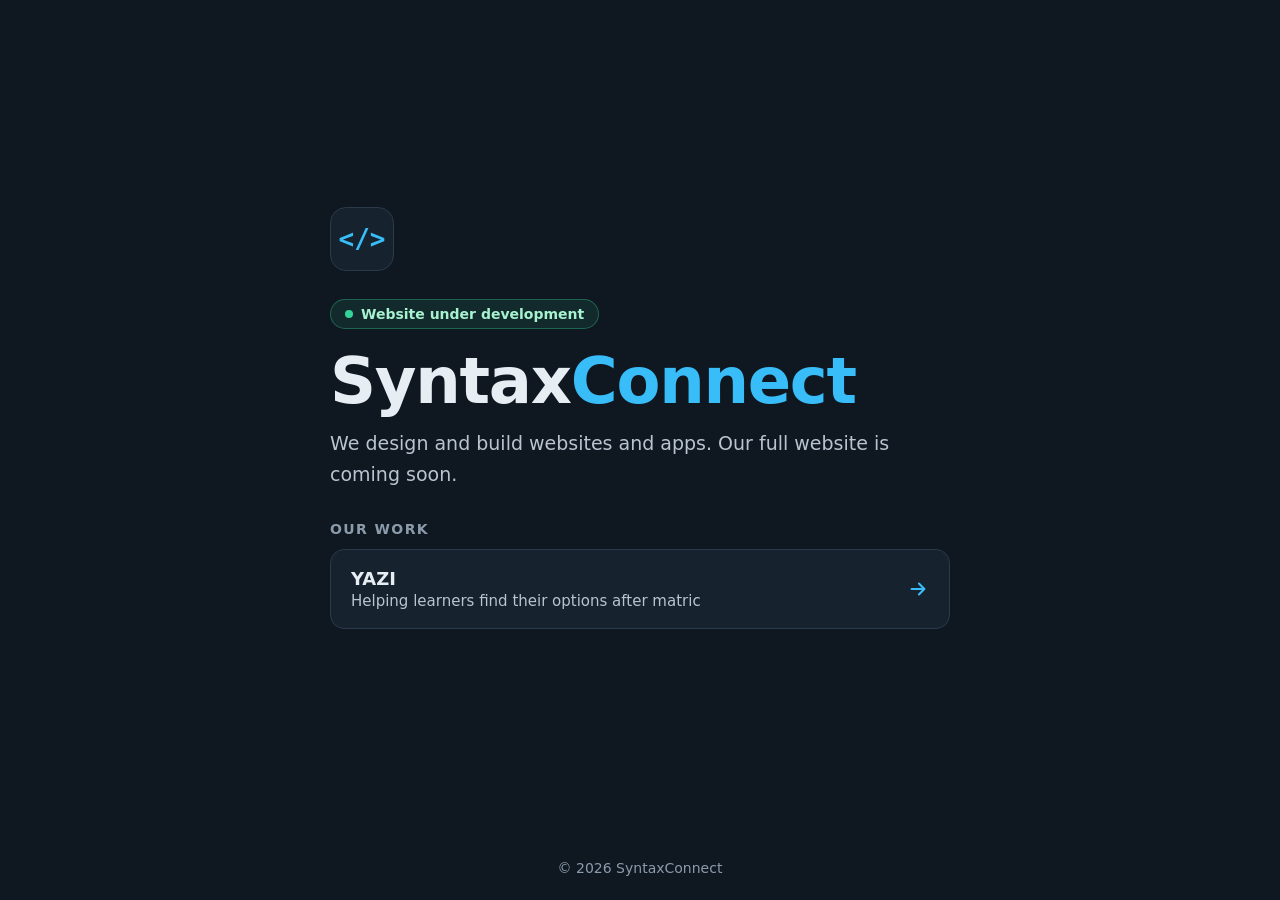
<file: syntaxconnect.html>
<!doctype html>
<html lang="en">
<head>
<meta charset="utf-8">
<meta name="viewport" content="width=device-width, initial-scale=1">
<title>SyntaxConnect | Coming soon</title>
<meta name="description" content="SyntaxConnect designs and builds websites and apps. Our full website is coming soon.">
<link rel="canonical" href="https://yaziinsight.netlify.app/syntaxconnect.html">
<meta property="og:url" content="https://yaziinsight.netlify.app/syntaxconnect.html">
<meta property="og:type" content="website">
<meta property="og:site_name" content="SyntaxConnect">
<meta property="og:title" content="SyntaxConnect | Coming soon">
<meta property="og:description" content="SyntaxConnect designs and builds websites and apps. Our full website is coming soon.">
<meta name="theme-color" content="#0f1720">
<link rel="icon" href="data:image/svg+xml,%3Csvg xmlns='http://www.w3.org/2000/svg' viewBox='0 0 100 100'%3E%3Crect width='100' height='100' rx='22' fill='%230f1720'/%3E%3Ctext x='50' y='66' text-anchor='middle' font-size='46' font-family='monospace' font-weight='700' fill='%2338bdf8'%3E%3C/%3E%3C/text%3E%3C/svg%3E">
<style>
  *{box-sizing:border-box}
  html,body{margin:0;height:100%}
  body{
    min-height:100%;display:flex;flex-direction:column;
    background:#0f1720;color:#e6edf3;
    font-family:system-ui,-apple-system,"Segoe UI",Roboto,Inter,sans-serif;
  }
  main{flex:1;display:flex;align-items:center;justify-content:center;padding:48px 24px}
  .card{max-width:620px;width:100%}
  .mark{display:flex;align-items:center;justify-content:center;width:64px;height:64px;border-radius:16px;
        background:#16222e;border:1px solid #2a3a4a;color:#38bdf8;font:700 26px ui-monospace,SFMono-Regular,Consolas,monospace;margin-bottom:28px}
  .status{display:inline-flex;align-items:center;gap:8px;font-size:14px;font-weight:600;color:#a7f3d0;
          background:rgba(52,211,153,.1);border:1px solid rgba(52,211,153,.35);border-radius:999px;padding:6px 14px;margin:0 0 20px}
  .dot{width:8px;height:8px;border-radius:50%;background:#34d399;animation:pulse 1.8s ease-in-out infinite}
  @keyframes pulse{0%,100%{opacity:1}50%{opacity:.35}}
  @media (prefers-reduced-motion:reduce){.dot{animation:none}}
  h1{margin:0 0 14px;font-size:clamp(40px,8vw,64px);line-height:1.02;letter-spacing:-.02em}
  h1 span{color:#38bdf8}
  .lead{margin:0 0 32px;font-size:19px;line-height:1.6;color:#b8c4d0}
  h2{margin:0 0 12px;font-size:14px;text-transform:uppercase;letter-spacing:.1em;color:#8b9bab}
  .work{display:flex;align-items:center;justify-content:space-between;gap:16px;text-decoration:none;color:inherit;
        background:#16222e;border:1px solid #2a3a4a;border-radius:14px;padding:18px 20px;
        transition:border-color .18s ease,transform .12s ease}
  .work:hover{border-color:#38bdf8}
  .work:active{transform:scale(.99)}
  .work:focus-visible{outline:3px solid #38bdf8;outline-offset:3px}
  .work strong{display:block;font-size:18px;margin-bottom:2px}
  .work small{color:#b8c4d0;font-size:15px}
  .arrow{color:#38bdf8;flex:none}
  footer{padding:24px;text-align:center;color:#8b9bab;font-size:14px}
</style>
</head>
<body>
<main>
  <div class="card">
    <div class="mark" aria-hidden="true">&lt;/&gt;</div>
    <p class="status"><span class="dot" aria-hidden="true"></span>Website under development</p>
    <h1>Syntax<span>Connect</span></h1>
    <p class="lead">We design and build websites and apps. Our full website is coming soon.</p>

    <h2>Our work</h2>
    <a class="work" href="index.html">
      <span><strong>YAZI</strong><small>Helping learners find their options after matric</small></span>
      <svg class="arrow" aria-hidden="true" width="22" height="22" viewBox="0 0 24 24" fill="none" stroke="currentColor" stroke-width="2.2" stroke-linecap="round" stroke-linejoin="round"><path d="M5 12h14M13 6l6 6-6 6"/></svg>
    </a>
  </div>
</main>
<footer>&copy; <span id="year"></span> SyntaxConnect</footer>
<script>document.getElementById("year").textContent=new Date().getFullYear()</script>
</body>
</html>
</file>
<file: css/style.css>
:root{--bg:#f6f8f7;--surface:#fff;--tint:#e8f1ee;--ink:#14201d;--muted:#4f5f5a;--line:#cbd8d3;--brand:#0b6b5c;--brand-ink:#fff;--accent:#f2b134;--warn-bg:#fff4d6;--warn-ink:#4a3600;--radius:12px}
:root{color-scheme:light}
/* Dark mode: follows the device unless the visitor picks a mode with the header switch */
@media (prefers-color-scheme:dark){:root:not([data-theme=light]){--bg:#0e1715;--surface:#16231f;--tint:#12201c;--ink:#e8f1ee;--muted:#9fb2ac;--line:#2a3b35;--brand:#4fc4af;--brand-ink:#06201b;--warn-bg:#3a2f0e;--warn-ink:#f6e3ad;color-scheme:dark}}
:root[data-theme=dark]{--bg:#0e1715;--surface:#16231f;--tint:#12201c;--ink:#e8f1ee;--muted:#9fb2ac;--line:#2a3b35;--brand:#4fc4af;--brand-ink:#06201b;--warn-bg:#3a2f0e;--warn-ink:#f6e3ad;color-scheme:dark}
*{box-sizing:border-box}
html{scroll-behavior:smooth;scroll-padding-top:72px}
body{margin:0;background:var(--bg);color:var(--ink);font:17px/1.6 "Trebuchet MS","Segoe UI",system-ui,sans-serif}
.wrap{max-width:1040px;margin:0 auto;padding:0 20px}
.narrow{max-width:700px}
h1{font-size:clamp(30px,6vw,48px);line-height:1.1;margin:0 0 16px}
h2{font-size:clamp(24px,4vw,32px);line-height:1.2;margin:0 0 20px}
h3{font-size:20px;line-height:1.3;margin:0 0 8px}
p{margin:0 0 14px}
a{color:var(--brand)}
.muted{color:var(--muted);font-size:15px}
.hide{display:none!important}
.skip{position:absolute;left:-999px;top:8px;background:var(--brand);color:var(--brand-ink);padding:10px 14px;border-radius:8px;z-index:10}
.skip:focus{left:8px}
:focus-visible{outline:3px solid var(--accent);outline-offset:2px}
.site-header{position:sticky;top:0;z-index:5;background:var(--surface);border-bottom:1px solid var(--line)}
.bar{display:flex;align-items:center;justify-content:space-between;gap:16px;min-height:64px;flex-wrap:wrap}
.logo{font-weight:800;font-size:26px;letter-spacing:.05em;color:var(--brand);text-decoration:none}
.logo i{display:inline-block;width:10px;height:10px;background:var(--accent);border-radius:50%;margin-left:3px}
nav{display:flex;gap:18px;flex-wrap:wrap}
nav a{color:var(--ink);text-decoration:none;font-weight:600;padding:10px 0;font-size:16px}
nav a:hover{color:var(--brand);text-decoration:underline}
.hero{background:linear-gradient(135deg,#0b6b5c 0%,#08493f 100%);color:#fff;padding:64px 0 72px}
.hero .lead{font-size:19px;max-width:620px;opacity:.95}
.eyebrow{display:inline-block;background:rgba(255,255,255,.16);border-radius:99px;padding:4px 14px;font-size:14px;font-weight:700;margin-bottom:16px}
.actions,.row{display:flex;flex-wrap:wrap;gap:12px;margin-top:8px}
.btn{display:inline-block;background:var(--brand);color:var(--brand-ink);border:2px solid var(--brand);border-radius:10px;padding:13px 22px;font:inherit;font-weight:700;text-decoration:none;cursor:pointer;min-height:50px}
.btn:hover{filter:brightness(1.08)}
.btn.alt{background:transparent;color:var(--brand)}
.hero .btn{background:var(--accent);border-color:var(--accent);color:#2b2100}
.hero .btn.alt{background:transparent;border-color:#fff;color:#fff}
.link{background:none;border:0;color:var(--brand);text-decoration:underline;font:inherit;padding:12px 0;min-height:44px;cursor:pointer}
.notice{background:var(--warn-bg);color:var(--warn-ink);border-radius:var(--radius);padding:12px 16px;font-size:15px;margin:22px 0 0}
.section{padding:56px 0}
.section.tint{background:var(--tint)}
.grid3{display:grid;grid-template-columns:repeat(auto-fit,minmax(250px,1fr));gap:18px}
.tile{background:var(--surface);border:1px solid var(--line);border-radius:var(--radius);padding:22px}
.tile p{margin:0;color:var(--muted)}
.num{display:inline-grid;place-items:center;width:34px;height:34px;border-radius:50%;background:var(--accent);color:#2b2100;font-weight:800;margin-bottom:10px}
.panel{background:var(--surface);border:1px solid var(--line);border-radius:var(--radius);padding:24px}
.prog{height:6px;background:var(--line);border-radius:3px;margin-bottom:16px;overflow:hidden}
.prog b{display:block;height:100%;background:var(--brand);transition:width .25s}
.opts{display:grid;gap:10px}
.opt{width:100%;text-align:left;padding:14px 16px;background:var(--surface);color:var(--ink);border:2px solid var(--line);border-radius:10px;font:inherit;min-height:56px;cursor:pointer}
.opt small{display:block;color:var(--muted);font-size:14px}
.opt:hover{border-color:var(--brand)}
select{width:100%;padding:14px;border:2px solid var(--line);border-radius:10px;background:var(--surface);color:var(--ink);font:inherit;min-height:56px;margin-bottom:12px}
.hope{font-size:19px;font-weight:700;border-left:6px solid var(--accent);padding:4px 0 4px 14px;margin:0 0 20px}
.card{background:var(--bg);border:1px solid var(--line);border-radius:var(--radius);padding:18px;margin:0 0 16px}
.card h3{font-size:21px}
.card h4{margin:14px 0 4px;font-size:15px;color:var(--muted)}
.card ul,.card ol{margin:0;padding-left:22px}
.card li{margin-bottom:4px}
.meta{font-size:14px;color:var(--muted);border-top:1px solid var(--line);margin-top:14px;padding-top:10px}
.stale{color:var(--warn-ink);background:var(--warn-bg);border-radius:6px;padding:4px 8px;display:inline-block;margin-top:4px}
.prose h2{margin-top:32px}
.site-footer{border-top:1px solid var(--line);padding:28px 0;font-size:15px;background:var(--surface)}
.site-footer p{margin:0 0 8px}
@media (max-width:560px){.hero{padding:44px 0 52px}.panel{padding:18px}}
@media (prefers-reduced-motion:reduce){html{scroll-behavior:auto}*{transition:none!important}}
.lead2{font-size:19px;color:var(--muted)}
.tabs{display:flex;flex-wrap:wrap;gap:8px;margin:18px 0 10px}
.tabs button{font:inherit;font-weight:700;padding:10px 18px;border-radius:99px;border:2px solid var(--brand);background:transparent;color:var(--brand);cursor:pointer;min-height:44px}
.tabs button[aria-pressed="true"]{background:var(--brand);color:var(--brand-ink)}
.filters{display:grid;grid-template-columns:repeat(auto-fit,minmax(210px,1fr));gap:12px;margin:12px 0}
.filters label{font-size:14px;font-weight:700;color:var(--muted)}
.filters select,.filters input{display:block;width:100%;margin:4px 0 0;padding:12px;border:2px solid var(--line);border-radius:10px;background:var(--surface);color:var(--ink);font:inherit;min-height:48px}
.badges{display:flex;flex-wrap:wrap;gap:6px;margin:0 0 10px}
.badge{font-size:13px;font-weight:700;padding:3px 10px;border-radius:99px;border:1px solid var(--line);background:var(--surface);color:var(--muted)}
.badge.s-open{border-color:var(--brand);color:var(--brand)}
.badge.s-soon{background:var(--warn-bg);color:var(--warn-ink);border-color:var(--accent)}
.badge.s-closed{text-decoration:line-through;text-decoration-thickness:1px}
.card .row{margin:10px 0}
.card .btn{padding:10px 16px;min-height:44px;font-size:16px}
.note{margin:0 0 4px}
.dirsum{margin:0 0 10px}

:root{color-scheme:light dark}
option{background:var(--surface);color:var(--ink)}
.notice:empty{display:none}
@media print{.site-header,.site-footer,.row,.no-print{display:none!important}body{background:#fff;color:#000}.card{break-inside:avoid}}
.founder{background:var(--surface);border:1px solid var(--line);border-radius:var(--radius);padding:24px;margin:32px 0}
.founder h2{margin:0 0 4px}
.eyebrow2{text-transform:uppercase;letter-spacing:.08em;font-size:13px;font-weight:800;color:var(--brand);margin:0 0 6px}
.tagline{font-weight:700;color:var(--brand);margin:0 0 16px}
.founder .tagline:last-child{margin:18px 0 0}
.facnote{background:var(--surface);border:1px solid var(--line);border-radius:var(--radius);padding:16px 18px;margin:0 0 20px}
.facnote h3{font-size:18px;margin:0 0 6px}
.facnote p:last-child{margin:0}

/* Footer */
.site-footer{padding:40px 0 24px}
.foot-grid{display:grid;grid-template-columns:2fr 1fr 1fr 1fr;gap:28px}
.foot-tag{font-weight:700;color:var(--brand);margin:6px 0 8px}
.foot-links{display:flex;flex-direction:column;gap:2px}
.foot-links h2{font-size:14px;text-transform:uppercase;letter-spacing:.08em;color:var(--muted);margin:0 0 6px}
.foot-links a{color:var(--ink);text-decoration:none;padding:5px 0;font-weight:400;font-size:15px}
.foot-links a:hover{color:var(--brand);text-decoration:underline}
.foot-bottom{border-top:1px solid var(--line);margin-top:28px;padding-top:18px;color:var(--muted);font-size:14px}
.foot-bottom p{margin:0 0 6px}
@media (max-width:700px){.foot-grid{grid-template-columns:1fr 1fr}.foot-brand{grid-column:1/-1}}


/* Navigation */
.menu-btn{display:none;font:inherit;font-weight:700;background:transparent;color:var(--brand);border:2px solid var(--brand);border-radius:10px;padding:8px 16px;min-height:44px;cursor:pointer}
nav a[aria-current="page"]{color:var(--brand);text-decoration:underline;text-underline-offset:6px;text-decoration-thickness:2px}
@media (max-width:760px){
  .js .menu-btn{display:inline-block}
  .js #main-nav{display:none;width:100%;flex-direction:column;gap:0;padding:0 0 12px}
  .js #main-nav.open{display:flex}
  .js #main-nav a{padding:12px 0;border-top:1px solid var(--line)}
}
/* Browse by category */
.cats{display:grid;grid-template-columns:repeat(auto-fit,minmax(180px,1fr));gap:14px}
.cat{display:block;background:var(--surface);border:1px solid var(--line);border-radius:var(--radius);padding:18px;text-decoration:none;color:var(--ink)}
.cat strong{display:block;font-size:18px;color:var(--brand);margin-bottom:4px}
.cat span{color:var(--muted);font-size:15px}
.cat:hover{border-color:var(--brand)}
/* Explore */
.shown-row{display:flex;justify-content:space-between;align-items:center;gap:12px;flex-wrap:wrap}
.shown-row p{margin:0}

/* Contact */
.contact-box{background:var(--surface);border:1px solid var(--line);border-radius:var(--radius);padding:22px;margin:0 0 8px}
.contact-list{display:grid;grid-template-columns:max-content 1fr;gap:8px 18px;margin:0 0 14px}
.contact-list dt{font-weight:700}
.contact-list dd{margin:0}
@media (max-width:560px){.contact-list{grid-template-columns:1fr}.contact-list dd{margin-bottom:8px}}

.bar{gap:14px 20px}
@media (max-width:760px){.js .menu-btn{margin-left:auto}}

/* Smooth motion */
@keyframes fadeIn{from{opacity:0;transform:translateY(6px)}to{opacity:1;transform:none}}
@keyframes slideIn{from{opacity:0;transform:translateX(18px)}to{opacity:1;transform:none}}
@keyframes slideBack{from{opacity:0;transform:translateX(-18px)}to{opacity:1;transform:none}}
@keyframes menuIn{from{opacity:0;transform:translateY(-6px)}to{opacity:1;transform:none}}
.fade-in{animation:fadeIn .28s cubic-bezier(.2,.7,.2,1) both}
.slide-in{animation:slideIn .26s cubic-bezier(.2,.7,.2,1) both}
.slide-in.back{animation-name:slideBack}
#finder .panel{will-change:height}
.btn,.opt,.tabs button,.link,.cat,.menu-btn,nav a,.foot-links a,select,input{transition:background-color .18s ease,border-color .18s ease,color .18s ease,box-shadow .18s ease,transform .12s ease,filter .18s ease}
.btn:active,.opt:active,.tabs button:active,.cat:active{transform:scale(.98)}
.opt.chosen{border-color:var(--brand);background:var(--tint)}
.opt:focus-visible{border-color:var(--brand)}
.cat:hover{transform:translateY(-2px)}
.prog b{transition:width .35s cubic-bezier(.2,.7,.2,1)}
@media (max-width:760px){.js #main-nav.open{animation:menuIn .2s ease-out both}}
@media (prefers-reduced-motion:reduce){.fade-in,.slide-in,.js #main-nav.open{animation:none!important}.cat:hover{transform:none}}


.foot-legal{display:flex;justify-content:space-between;flex-wrap:wrap;gap:4px 24px}
.foot-legal strong{color:var(--ink)}
.foot-legal .credit{color:var(--ink);font-weight:700}
.foot-legal .credit:hover{color:var(--brand)}

/* Light / dark switch */
.theme-btn{display:inline-flex;align-items:center;justify-content:center;width:44px;height:44px;flex:none;border-radius:10px;border:2px solid var(--line);background:transparent;color:var(--ink);cursor:pointer;transition:border-color .18s ease,color .18s ease,background-color .18s ease,transform .12s ease}
.theme-btn:hover{border-color:var(--brand);color:var(--brand)}
.theme-btn:active{transform:scale(.94)}
.theme-btn .i-sun{display:none}
.theme-btn[data-mode=dark] .i-sun{display:block}
.theme-btn[data-mode=dark] .i-moon{display:none}
.theme-anim,.theme-anim *{transition:background-color .3s ease,color .3s ease,border-color .3s ease!important}
@media (max-width:760px){
  .js .theme-btn{order:1;margin-left:auto}
  .js .menu-btn{order:2;margin-left:0}
  .js #main-nav{order:3}
}
@media (min-width:761px){#main-nav{margin-left:auto}}

/* Contact email */
.email-addr{font-size:20px;font-weight:700;margin:0 0 10px;word-break:break-all;user-select:all}
.email-actions{display:flex;flex-wrap:wrap;gap:10px;margin-bottom:8px}
.small-note{font-size:14px;margin:0}
.foot-email{padding:5px 0;font-size:15px;word-break:break-all;user-select:all}

/* =====================================================================
   Design refresh: typography, depth and polish in light and dark mode
   ===================================================================== */
:root{
  --bg:#f6f9f8;--surface:#ffffff;--surface-2:#f1f6f4;--tint:#ecf4f1;--ink:#0f1f1b;--muted:#51625d;--line:#dbe6e2;
  --brand:#0b6b5c;--brand-2:#0e8571;--brand-ink:#ffffff;--accent:#f2b134;--accent-ink:#2b2100;
  --warn-bg:#fff6dc;--warn-ink:#4a3600;--radius:16px;
  --shadow:0 1px 2px rgba(15,40,34,.05),0 6px 20px rgba(15,40,34,.06);
  --shadow-lg:0 2px 6px rgba(15,40,34,.06),0 18px 40px rgba(15,40,34,.10);
  --hero-a:#0b6b5c;--hero-b:#073f36;--header-bg:rgba(255,255,255,.82);
}
@media (prefers-color-scheme:dark){:root:not([data-theme=light]){
  --bg:#0a1311;--surface:#101b18;--surface-2:#15231f;--tint:#0d1815;--ink:#e8f2ef;--muted:#9fb3ad;--line:#213330;
  --brand:#47c7af;--brand-2:#5fd6bf;--brand-ink:#04211b;--warn-bg:#2f2709;--warn-ink:#f7e2a6;
  --shadow:0 1px 2px rgba(0,0,0,.35),0 6px 20px rgba(0,0,0,.25);
  --shadow-lg:0 2px 6px rgba(0,0,0,.4),0 18px 40px rgba(0,0,0,.35);
  --hero-a:#0a5c4f;--hero-b:#05261f;--header-bg:rgba(10,19,17,.78);
}}
:root[data-theme=dark]{
  --bg:#0a1311;--surface:#101b18;--surface-2:#15231f;--tint:#0d1815;--ink:#e8f2ef;--muted:#9fb3ad;--line:#213330;
  --brand:#47c7af;--brand-2:#5fd6bf;--brand-ink:#04211b;--warn-bg:#2f2709;--warn-ink:#f7e2a6;
  --shadow:0 1px 2px rgba(0,0,0,.35),0 6px 20px rgba(0,0,0,.25);
  --shadow-lg:0 2px 6px rgba(0,0,0,.4),0 18px 40px rgba(0,0,0,.35);
  --hero-a:#0a5c4f;--hero-b:#05261f;--header-bg:rgba(10,19,17,.78);
}

body{font-family:"Plus Jakarta Sans","Segoe UI",system-ui,-apple-system,sans-serif;font-size:17px;line-height:1.65;-webkit-font-smoothing:antialiased;text-rendering:optimizeLegibility}
h1,h2,h3{letter-spacing:-.02em;font-weight:800}
h1{font-size:clamp(34px,5.6vw,56px);line-height:1.06}
h2{font-size:clamp(26px,3.6vw,36px)}
h3{font-weight:700;letter-spacing:-.01em}
.section{padding:72px 0}
@media (max-width:560px){.section{padding:52px 0}}
.lead2{font-size:18px;margin-top:-8px;margin-bottom:26px}

/* Header */
.site-header{background:var(--header-bg);-webkit-backdrop-filter:saturate(1.6) blur(14px);backdrop-filter:saturate(1.6) blur(14px);border-bottom:1px solid var(--line)}
.bar{min-height:70px}
.logo{font-size:27px;letter-spacing:.06em}
nav{gap:4px}
nav a{padding:8px 14px;border-radius:10px;font-size:15.5px;font-weight:600}
nav a:hover{background:var(--tint);color:var(--brand);text-decoration:none}
nav a[aria-current="page"]{background:var(--tint);color:var(--brand);text-decoration:none}
.theme-btn{border:1px solid var(--line);background:var(--surface);box-shadow:var(--shadow);border-radius:12px}
.menu-btn{border-radius:12px}
@media (max-width:760px){.js #main-nav a{border-radius:0;padding:14px 4px}}

/* Buttons */
.btn{border-radius:12px;padding:12px 22px;min-height:50px;font-weight:700;letter-spacing:.005em;display:inline-flex;align-items:center;justify-content:center;gap:8px;box-shadow:0 1px 2px rgba(0,0,0,.08)}
.btn:hover{filter:none;transform:translateY(-1px);box-shadow:var(--shadow)}
.btn:not(.alt):hover{background:var(--brand-2);border-color:var(--brand-2)}
.btn.alt{box-shadow:none}
.btn.alt:hover{background:var(--tint)}

/* Hero */
.hero{position:relative;overflow:hidden;background:linear-gradient(140deg,var(--hero-a) 0%,var(--hero-b) 100%);padding:84px 0 92px}
.hero::before{content:"";position:absolute;width:520px;height:520px;right:-180px;top:-220px;border-radius:50%;background:radial-gradient(circle,rgba(242,177,52,.32),rgba(242,177,52,0) 70%);pointer-events:none}
.hero::after{content:"";position:absolute;width:360px;height:360px;left:-140px;bottom:-200px;border-radius:50%;border:56px solid rgba(255,255,255,.05);pointer-events:none}
.hero-grid{position:relative;display:grid;grid-template-columns:minmax(0,1.2fr) minmax(0,.8fr);gap:56px;align-items:center}
.hero h1{margin-bottom:18px}
.hero .lead{font-size:19px;max-width:560px;opacity:.92;margin-bottom:28px}
.eyebrow{background:rgba(255,255,255,.12);border:1px solid rgba(255,255,255,.22);padding:6px 14px;font-size:13.5px;letter-spacing:.01em;margin-bottom:22px}
.hero .btn{color:var(--accent-ink)}
.hero .btn:not(.alt):hover{background:#f6c25a;border-color:#f6c25a}
.hero .btn.alt:hover{background:rgba(255,255,255,.12)}
.hero-trust{display:flex;align-items:center;gap:8px;margin:22px 0 0;font-size:14.5px;font-weight:600;opacity:.88}
.hero-trust svg{color:var(--accent)}
.hero-card{background:rgba(255,255,255,.08);border:1px solid rgba(255,255,255,.18);border-radius:22px;padding:22px;-webkit-backdrop-filter:blur(8px);backdrop-filter:blur(8px);box-shadow:0 20px 50px rgba(0,0,0,.18)}
.hero-card-title{font-size:13px;font-weight:700;text-transform:uppercase;letter-spacing:.1em;opacity:.8;margin:0 0 10px 4px}
.hc-row{display:flex;align-items:center;gap:14px;padding:12px;border-radius:14px;color:#fff;text-decoration:none;transition:background-color .18s ease,transform .12s ease}
.hc-row:hover{background:rgba(255,255,255,.1)}
.hc-row:active{transform:scale(.99)}
.hc-row strong{display:block;font-size:16.5px;line-height:1.3}
.hc-row small{display:block;font-size:14px;opacity:.82}
.hc-icon{flex:none;display:grid;place-items:center;width:44px;height:44px;border-radius:12px;background:var(--accent);color:#2b2100}
@media (max-width:860px){.hero-grid{grid-template-columns:1fr;gap:36px}.hero{padding:60px 0 68px}}

/* Notice */
.notice{position:relative;border:1px solid rgba(242,177,52,.45);border-radius:14px;padding:12px 16px 12px 34px;margin-top:28px}
.notice::before{content:"";position:absolute;left:16px;top:21px;width:8px;height:8px;border-radius:50%;background:var(--accent)}

/* Tiles and cards */
.tile,.panel,.cat,.card,.founder,.contact-box,.facnote{border-radius:var(--radius);border:1px solid var(--line);background:var(--surface);box-shadow:var(--shadow)}
.tile{padding:26px}
.tile h3{margin-top:4px}
.num{width:38px;height:38px;font-size:17px;margin-bottom:14px;box-shadow:0 4px 12px rgba(242,177,52,.35)}
.tile-icon,.cat-icon{display:grid;place-items:center;width:46px;height:46px;border-radius:12px;background:var(--tint);color:var(--brand);margin-bottom:14px}
.grid3{gap:20px}
.panel{padding:30px;box-shadow:var(--shadow-lg);border-radius:20px}
@media (max-width:560px){.panel{padding:20px}}
.opt{border-radius:12px;border:1.5px solid var(--line);background:var(--surface);padding:15px 18px}
.opt:hover{border-color:var(--brand);background:var(--tint)}
.opt strong,.opt{font-weight:600}
.prog{height:8px;border-radius:99px;background:var(--surface-2)}
.prog b{border-radius:99px;background:linear-gradient(90deg,var(--brand),var(--brand-2))}
select,.filters select,.filters input{border:1.5px solid var(--line);border-radius:12px;background:var(--surface)}
select:hover,.filters select:hover,.filters input:hover{border-color:var(--brand)}
select:focus,.filters select:focus,.filters input:focus{outline:none;border-color:var(--brand);box-shadow:0 0 0 4px color-mix(in srgb,var(--brand) 18%,transparent)}

/* Category tiles */
.cats{gap:18px}
.cat{padding:22px;display:flex;flex-direction:column;transition:transform .15s ease,box-shadow .2s ease,border-color .2s ease}
.cat strong{color:var(--ink);font-size:18px}
.cat span{line-height:1.5}
.cat-go{margin-top:auto;padding-top:14px;display:inline-flex;align-items:center;gap:6px;font-size:14.5px;font-weight:700;color:var(--brand)!important}
.cat:hover{border-color:var(--brand);box-shadow:var(--shadow-lg);transform:translateY(-3px)}

/* Results and browse cards */
.hope{border-left:0;padding:0;font-size:20px}
.card{padding:24px;margin:0 0 18px}
.card h3{font-size:20px;line-height:1.35}
.card p{margin:0 0 10px}
.card p strong{color:var(--muted);font-weight:600}
.card .row{margin:16px 0 4px}
.meta{border-top:1px dashed var(--line);margin-top:16px;padding-top:12px}
.badge{font-size:12.5px;padding:4px 11px;background:var(--surface-2);border-color:transparent;font-weight:700}
.badge.s-open{background:color-mix(in srgb,var(--brand) 14%,transparent);border-color:transparent}
.badge.s-soon{border-color:transparent}
.badge.s-closed{opacity:.75}

/* Browse page */
main.section>.wrap>h1{margin-bottom:10px}
.tabs{display:inline-flex;flex-wrap:wrap;gap:4px;padding:6px;background:var(--surface);border:1px solid var(--line);border-radius:16px;box-shadow:var(--shadow);margin:26px 0 12px}
.tabs button{border:0;border-radius:11px;padding:10px 18px;color:var(--muted);font-weight:700}
.tabs button:hover{color:var(--brand);background:var(--tint)}
.tabs button[aria-pressed="true"]{background:var(--brand);color:var(--brand-ink);box-shadow:0 4px 12px color-mix(in srgb,var(--brand) 35%,transparent)}
.filters{gap:14px;margin:18px 0 14px}
.filters label{font-size:13.5px;letter-spacing:.01em}

/* About */
.prose h2{margin-top:44px}
.founder{padding:30px}
.contact-box{padding:26px}

/* Footer */
.site-footer{background:var(--surface);padding:56px 0 28px}
.foot-links h2{font-size:12.5px;letter-spacing:.12em}
.foot-email{color:var(--brand);text-decoration:none;font-weight:600}
.foot-email:hover{text-decoration:underline}
.contact-list{grid-template-columns:1fr;gap:4px;margin:18px 0 16px}
.contact-list dt{font-size:12.5px;text-transform:uppercase;letter-spacing:.1em;color:var(--muted);margin-top:14px}
.contact-list dt:first-child{margin-top:0}
.contact-list dd{margin:0}
.email-addr{font-size:22px;margin:2px 0 14px}

/* Email options window */
.mail-dialog{width:min(440px,calc(100vw - 32px));border:1px solid var(--line);border-radius:20px;padding:24px;background:var(--surface);color:var(--ink);box-shadow:0 30px 80px rgba(0,0,0,.3)}
.mail-dialog[open]{animation:moIn .2s cubic-bezier(.2,.7,.2,1) both}
.mail-dialog.closing{animation:moOut .16s ease-in both}
.mail-dialog::backdrop{background:rgba(6,15,13,.55);-webkit-backdrop-filter:blur(3px);backdrop-filter:blur(3px)}
@keyframes moIn{from{opacity:0;transform:translateY(10px) scale(.98)}to{opacity:1;transform:none}}
@keyframes moOut{to{opacity:0;transform:translateY(6px) scale(.98)}}
.mo-head{display:flex;align-items:center;justify-content:space-between;gap:12px}
.mo-head h2{font-size:22px;margin:0}
.mo-close{display:grid;place-items:center;width:44px;height:44px;border-radius:12px;border:1px solid var(--line);background:transparent;color:var(--ink);cursor:pointer}
.mo-close:hover{border-color:var(--brand);color:var(--brand)}
.mo-addr{font-size:18px;font-weight:700;color:var(--brand);margin:8px 0 2px;word-break:break-all}
.mo-sub{color:var(--muted);font-size:15px;margin:0 0 14px}
.mo-list{display:grid;gap:8px}
.mo-opt{display:flex;align-items:center;gap:14px;width:100%;text-align:left;padding:12px 14px;border:1.5px solid var(--line);border-radius:14px;background:var(--surface);color:var(--ink);text-decoration:none;font:inherit;cursor:pointer;transition:border-color .18s ease,background-color .18s ease,transform .12s ease}
.mo-opt:hover{border-color:var(--brand);background:var(--tint)}
.mo-opt:active{transform:scale(.99)}
.mo-opt strong{display:block;font-size:16px;line-height:1.3}
.mo-opt small{display:block;color:var(--muted);font-size:13.5px}
.mo-ic{flex:none;display:grid;place-items:center;width:40px;height:40px;border-radius:11px;background:var(--tint);color:var(--brand)}
@media (prefers-reduced-motion:reduce){.mail-dialog[open],.mail-dialog.closing{animation:none}}
</file>
